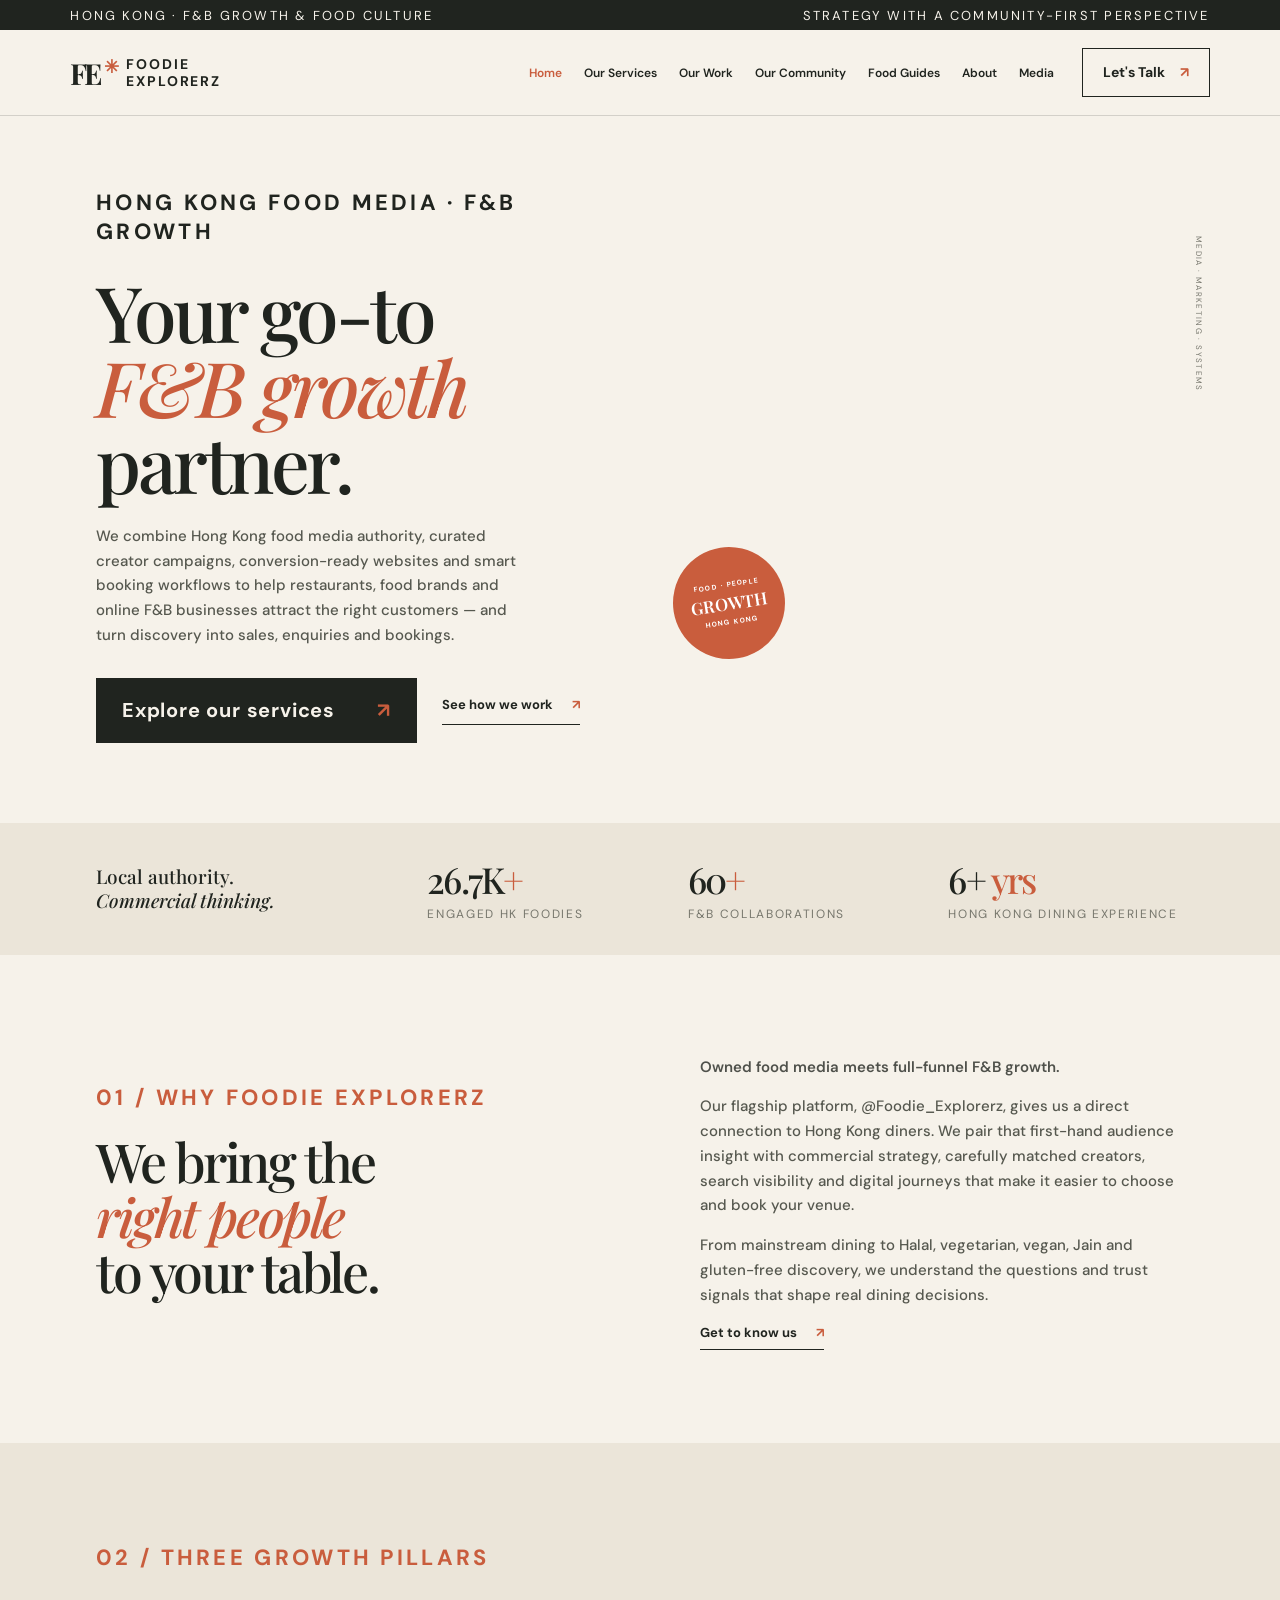
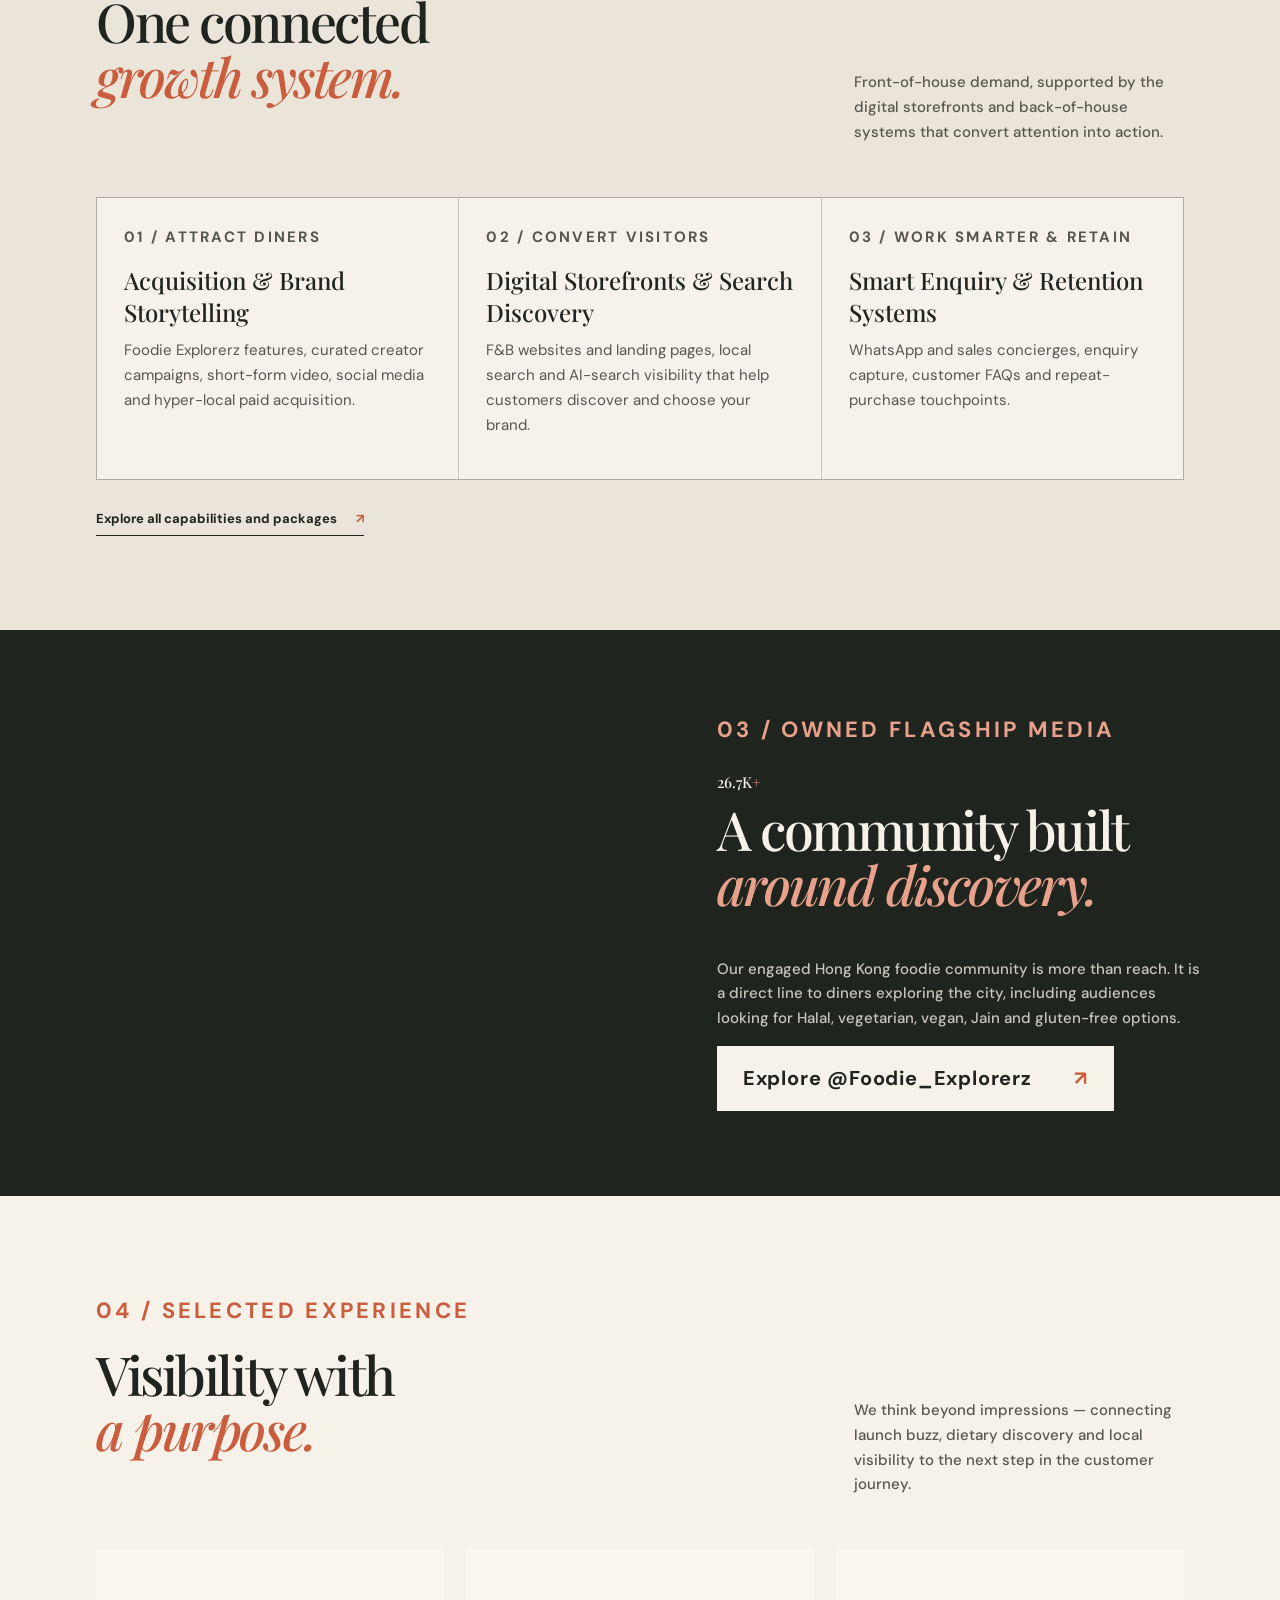
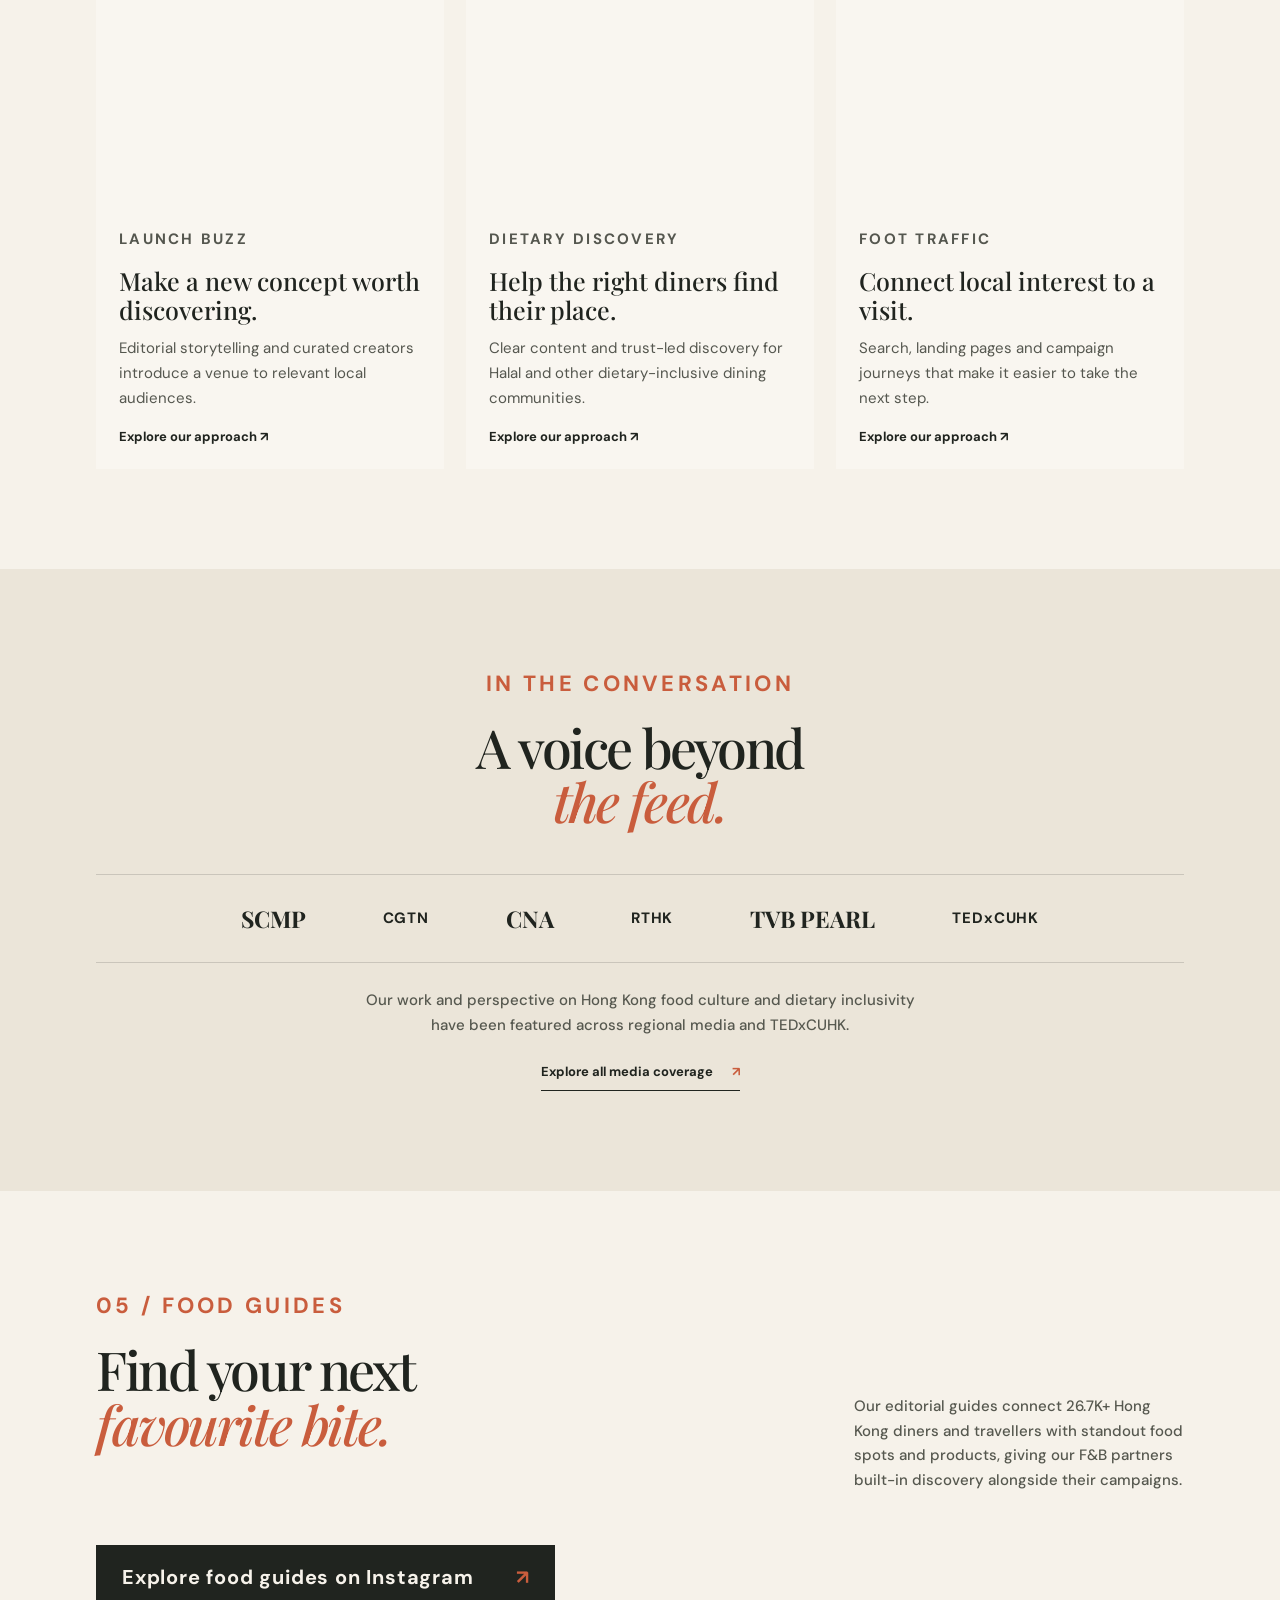
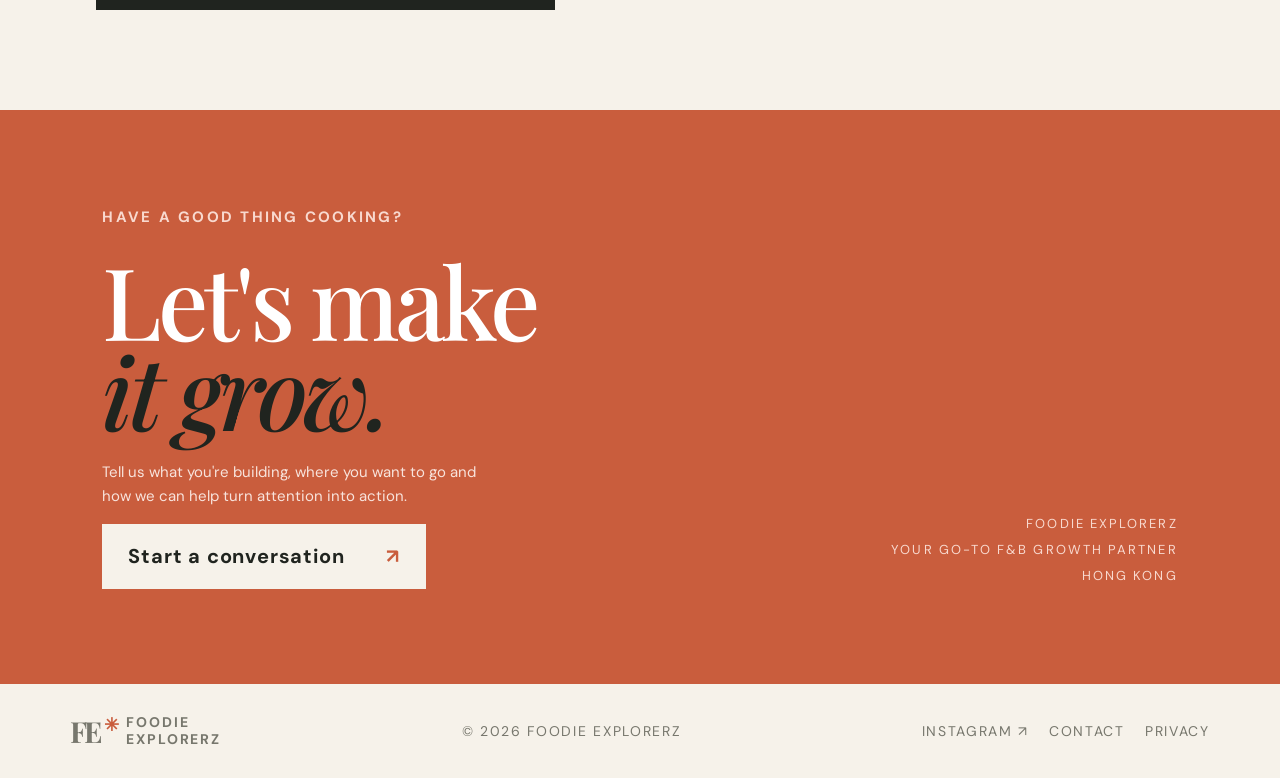
<file: index.html>
<!doctype html><html lang="en"><head><meta charset="utf-8"><meta name="viewport" content="width=device-width,initial-scale=1"><meta name="description" content="Hong Kong's F&B growth partner combining food media authority, curated creator campaigns, digital storefronts and smart booking workflows."><meta name="theme-color" content="#f6f2ea"><title>Foodie Explorerz — Your Go-to F&B Growth Partner | Foodie Explorerz</title><link rel="stylesheet" href="styles.css?v=20261124-launch-ready"></head><body><div class="topline"><span>Hong Kong · F&B growth & food culture</span><span>Strategy with a community-first perspective</span></div><header class="header"><a class="brand" href="/"><span class="brand-symbol">FE<b>✳</b></span><span class="brand-word">FOODIE<br>EXPLORERZ</span></a><button class="menu" aria-label="Toggle navigation" aria-expanded="false">☰</button><nav class="nav"><a class="active" href="/">Home</a><a class="" href="/services">Our Services</a><a class="" href="/work">Our Work</a><a href="/community">Our Community</a><a href="/guides">Food Guides</a><a class="" href="/about">About</a><a href="/media">Media</a><a class="nav-button " href="/contact">Let's Talk <span>↗</span></a></nav></header><main>
<section class="hero"><div class="hero-copy"><p class="eyebrow">HONG KONG FOOD MEDIA · F&B GROWTH</p><h1 class="display">Your go-to<br><em>F&B growth</em><br>partner.</h1><p class="body-copy">We combine Hong Kong food media authority, curated creator campaigns, conversion-ready websites and smart booking workflows to help restaurants, food brands and online F&B businesses attract the right customers — and turn discovery into sales, enquiries and bookings.</p><div class="actions"><a class="btn" href="/services">Explore our services <span class="arrow">↗</span></a><a class="text-link" href="/work">See how we work <span class="arrow">↗</span></a></div></div>
<div class="hero-visual"><div class="hero-main"></div><div class="hero-inset"></div><div class="roundel"><small>FOOD · PEOPLE</small>GROWTH<span>HONG KONG</span></div><div class="hero-note">MEDIA · MARKETING · SYSTEMS</div></div></section>
<section class="metrics"><div class="metric-intro">Local authority.<br><em>Commercial thinking.</em></div><div class="metric"><strong>26.7K<span>+</span></strong><small>ENGAGED HK FOODIES</small></div><div class="metric"><strong>60<span>+</span></strong><small>F&B COLLABORATIONS</small></div><div class="metric"><strong>6+<span> yrs</span></strong><small>HONG KONG DINING EXPERIENCE</small></div></section>
<section class="section"><div class="split"><div><p class="kicker">01 / WHY FOODIE EXPLORERZ</p><h2 class="h2">We bring the<br><em>right people</em><br>to your table.</h2></div><div><p class="lead">Owned food media meets full-funnel F&B growth.</p><p class="body-copy">Our flagship platform, @Foodie_Explorerz, gives us a direct connection to Hong Kong diners. We pair that first-hand audience insight with commercial strategy, carefully matched creators, search visibility and digital journeys that make it easier to choose and book your venue.</p><p class="body-copy">From mainstream dining to Halal, vegetarian, vegan, Jain and gluten-free discovery, we understand the questions and trust signals that shape real dining decisions.</p><a class="text-link" href="/about">Get to know us <span class="arrow">↗</span></a></div></div>
</section>
<section class="section services-preview"><div class="section-head"><div><p class="kicker">02 / THREE GROWTH PILLARS</p><h2 class="h2">One connected<br><em>growth system.</em></h2></div><p class="body-copy">Front-of-house demand, supported by the digital storefronts and back-of-house systems that convert attention into action.</p></div><div class="feature-list pillars"><article class="feature"><p class="kicker">01 / ATTRACT DINERS</p><h3>Acquisition & Brand Storytelling</h3><p>Foodie Explorerz features, curated creator campaigns, short-form video, social media and hyper-local paid acquisition.</p></article><article class="feature"><p class="kicker">02 / CONVERT VISITORS</p><h3>Digital Storefronts & Search Discovery</h3><p>F&B websites and landing pages, local search and AI-search visibility that help customers discover and choose your brand.</p></article><article class="feature"><p class="kicker">03 / WORK SMARTER & RETAIN</p><h3>Smart Enquiry & Retention Systems</h3><p>WhatsApp and sales concierges, enquiry capture, customer FAQs and repeat-purchase touchpoints.</p></article></div><div style="margin-top:28px"><a class="text-link" href="/services">Explore all capabilities and packages <span class="arrow">↗</span></a></div></section>

<section class="dark-feature"><div class="dark-image"></div><div class="dark-copy"><p class="kicker">03 / OWNED FLAGSHIP MEDIA</p><p class="big-number">26.7K<span>+</span></p><h2 class="h2">A community built<br><em>around discovery.</em></h2><p class="body-copy" style="color:#c8c6bd">Our engaged Hong Kong foodie community is more than reach. It is a direct line to diners exploring the city, including audiences looking for Halal, vegetarian, vegan, Jain and gluten-free options.</p><a class="btn btn-light" href="https://www.instagram.com/foodie_explorerz/" target="_blank" rel="noopener">Explore @Foodie_Explorerz <span class="arrow">↗</span></a></div></section>
<section class="section"><div class="section-head"><div><p class="kicker">04 / SELECTED EXPERIENCE</p><h2 class="h2">Visibility with<br><em>a purpose.</em></h2></div><p class="body-copy">We think beyond impressions — connecting launch buzz, dietary discovery and local visibility to the next step in the customer journey.</p></div><div class="cards"><article class="card">
<div class="card-image" style="background-image:url('https://maryamdps.github.io/Bushra%20restaurant.jpg')"></div><div class="card-content"><p class="kicker">LAUNCH BUZZ</p><h3>Make a new concept worth discovering.</h3><p>Editorial storytelling and curated creators introduce a venue to relevant local audiences.</p><a href="/work">Explore our approach ↗</a></div></article><article class="card"><div class="card-image" style="background-image:url('https://images.unsplash.com/photo-1555396273-367ea4eb4db5?auto=format&fit=crop&w=900&q=85')"></div><div class="card-content"><p class="kicker">DIETARY DISCOVERY</p><h3>Help the right diners find their place.</h3><p>Clear content and trust-led discovery for Halal and other dietary-inclusive dining communities.</p><a href="/work">Explore our approach ↗</a></div></article><article class="card"><div class="card-image" style="background-image:url('https://images.unsplash.com/photo-1517248135467-4c7edcad34c4?auto=format&fit=crop&w=900&q=85')"></div><div class="card-content"><p class="kicker">FOOT TRAFFIC</p><h3>Connect local interest to a visit.</h3><p>Search, landing pages and campaign journeys that make it easier to take the next step.</p><a href="/work">Explore our approach ↗</a></div></article></div></section>
<section class="section press"><p class="kicker">IN THE CONVERSATION</p><h2 class="h2">A voice beyond<br><em>the feed.</em></h2><div class="press-logos"><span>SCMP</span><span>CGTN</span><span>CNA</span><span>RTHK</span><span>TVB PEARL</span><span>TEDxCUHK</span></div><p class="body-copy" style="max-width:570px;margin:25px auto 0">Our work and perspective on Hong Kong food culture and dietary inclusivity have been featured across regional media and TEDxCUHK.</p><div class="press-more"><a class="text-link" href="/media">Explore all media coverage <span class="arrow">↗</span></a></div></section>
<section class="section"><div class="section-head"><div><p class="kicker">05 / FOOD GUIDES</p><h2 class="h2">Find your next<br><em>favourite bite.</em></h2></div><p class="body-copy">Our editorial guides connect 26.7K+ Hong Kong diners and travellers with standout food spots and products, giving our F&B partners built-in discovery alongside their campaigns.</p></div><a class="btn" href="https://www.instagram.com/foodie_explorerz/" target="_blank" rel="noopener">Explore food guides on Instagram <span class="arrow">↗</span></a></section>
<section class="cta"><div><p class="kicker">HAVE A GOOD THING COOKING?</p><h2>Let's make<br><em>it grow.</em></h2><p>Tell us what you're building, where you want to go and how we can help turn attention into action.</p><a class="btn btn-light" href="/contact">Start a conversation <span class="arrow">↗</span></a></div><div class="cta-aside">FOODIE EXPLORERZ<br>YOUR GO-TO F&B GROWTH PARTNER<br>HONG KONG</div></section></main><footer class="footer"><a class="brand" href="/"><span class="brand-symbol">FE<b>✳</b></span><span class="brand-word">FOODIE<br>EXPLORERZ</span></a><span>© <span data-year></span> FOODIE EXPLORERZ</span><div class="footer-links"><a href="https://www.instagram.com/foodie_explorerz/" target="_blank" rel="noopener">INSTAGRAM ↗</a><a href="/contact">CONTACT</a><a href="/privacy">PRIVACY</a></div></footer><script src="script.js"></script></body></html>
</file>
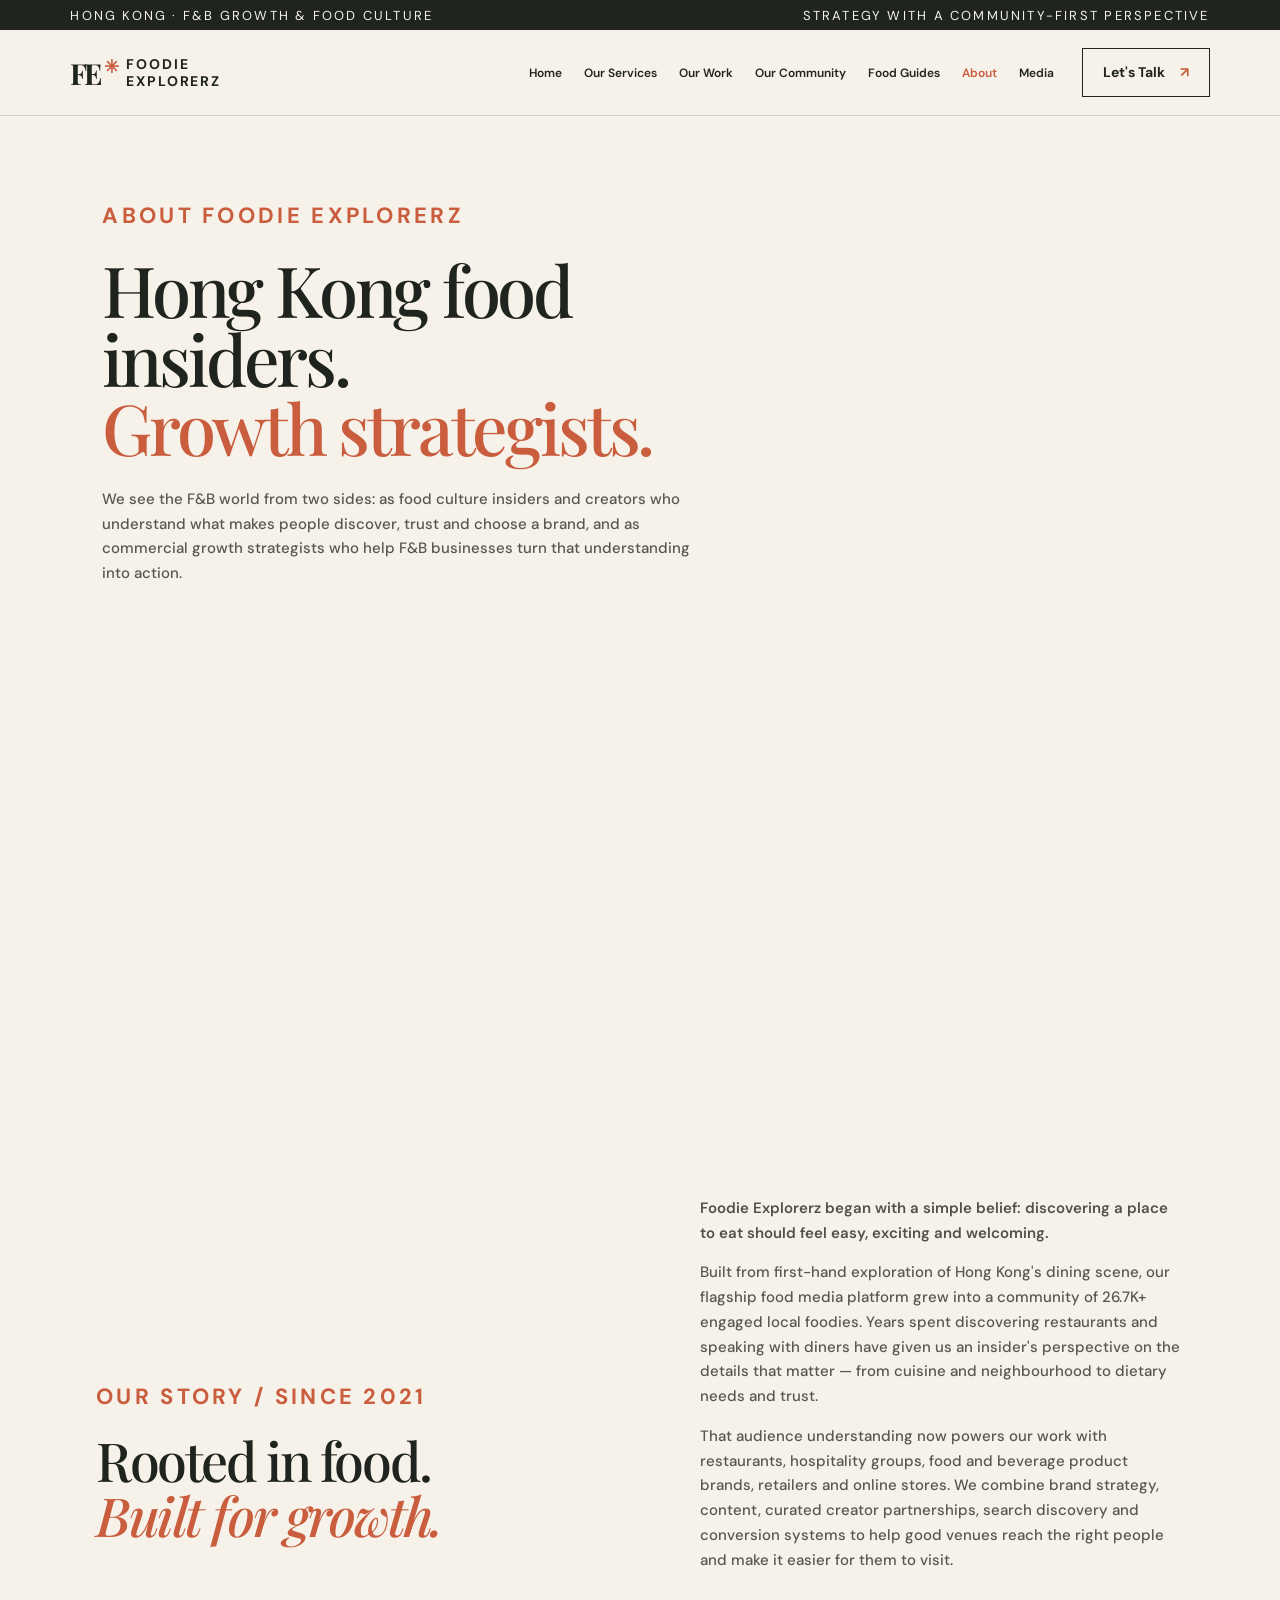
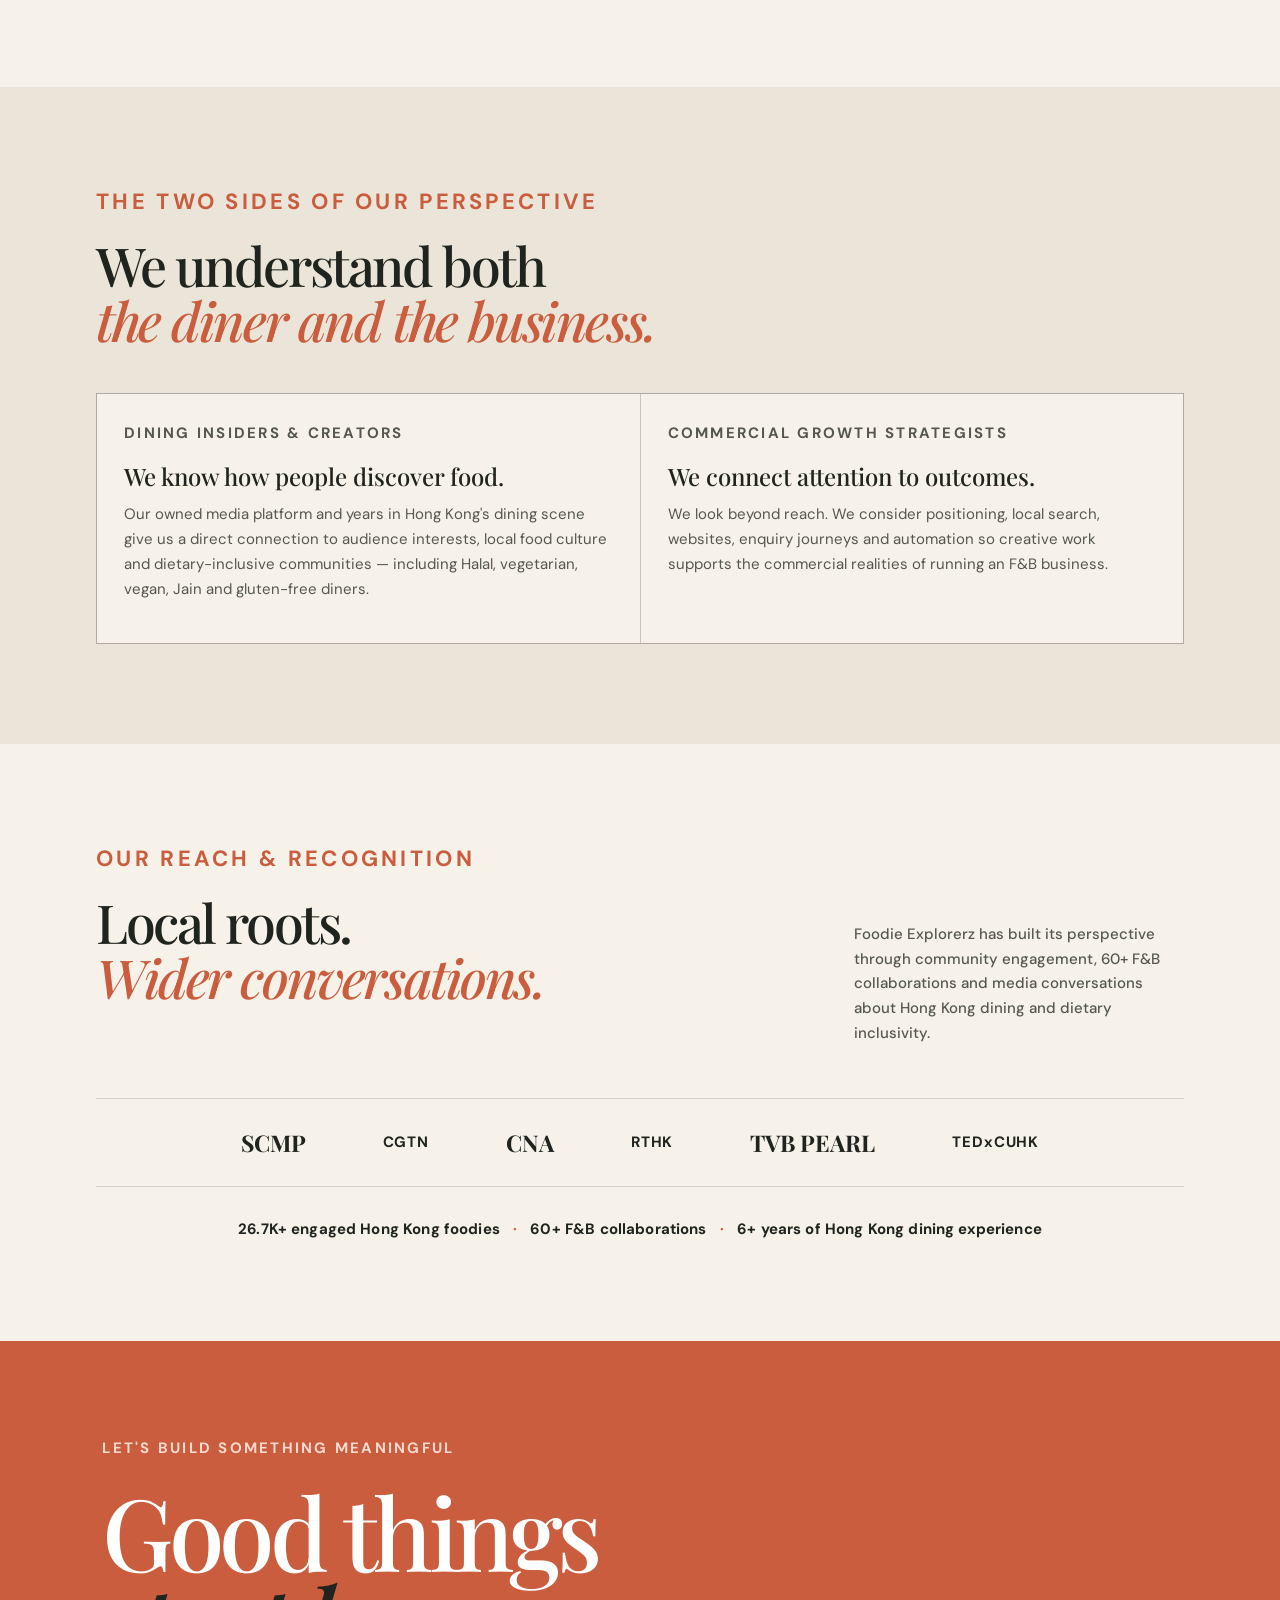
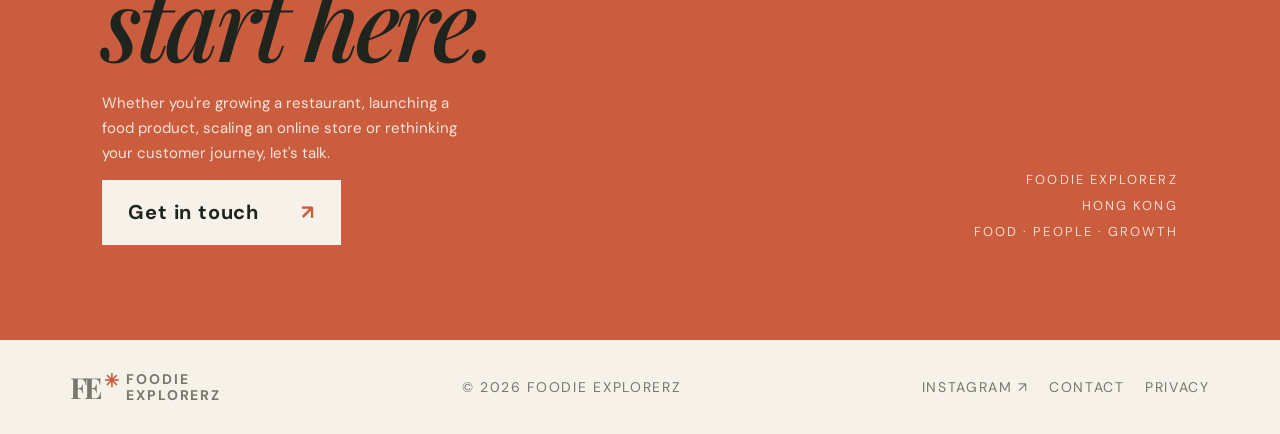
<file: about.html>
<!doctype html><html lang="en"><head><meta charset="utf-8"><meta name="viewport" content="width=device-width,initial-scale=1"><meta name="description" content="Meet Foodie Explorerz, a Hong Kong F&B growth partner combining an inclusive food media community with marketing, content and digital solutions."><meta name="theme-color" content="#f6f2ea"><title>About Foodie Explorerz | Foodie Explorerz</title><link rel="stylesheet" href="styles.css?v=20261124-launch-ready"></head><body><div class="topline"><span>Hong Kong · F&B growth & food culture</span><span>Strategy with a community-first perspective</span></div><header class="header"><a class="brand" href="/"><span class="brand-symbol">FE<b>✳</b></span><span class="brand-word">FOODIE<br>EXPLORERZ</span></a><button class="menu" aria-label="Toggle navigation" aria-expanded="false">☰</button><nav class="nav"><a class="" href="/">Home</a><a class="" href="/services">Our Services</a><a class="" href="/work">Our Work</a><a href="/community">Our Community</a><a href="/guides">Food Guides</a><a class="active" href="/about">About</a><a href="/media">Media</a><a class="nav-button " href="/contact">Let's Talk <span>↗</span></a></nav></header><main><section class="page-hero"><p class="kicker">ABOUT FOODIE EXPLORERZ</p><h1 class="display about-title"><span class="about-black">Hong Kong food<br>insiders.</span><br><span class="about-orange">Growth strategists.</span></h1><p class="body-copy">We see the F&B world from two sides: as food culture insiders and creators who understand what makes people discover, trust and choose a brand, and as commercial growth strategists who help F&B businesses turn that understanding into action.</p></section><div class="page-banner" style="background-image:url('https://maryamdps.github.io/About.jpeg')"></div><section class="section"><div class="split"><div><p class="kicker">OUR STORY / SINCE 2021</p><h2 class="h2">Rooted in food.<br><em>Built for growth.</em></h2></div><div><p class="lead">Foodie Explorerz began with a simple belief: discovering a place to eat should feel easy, exciting and welcoming.</p><p class="body-copy">Built from first-hand exploration of Hong Kong's dining scene, our flagship food media platform grew into a community of 26.7K+ engaged local foodies. Years spent discovering restaurants and speaking with diners have given us an insider's perspective on the details that matter — from cuisine and neighbourhood to dietary needs and trust.</p><p class="body-copy">That audience understanding now powers our work with restaurants, hospitality groups, food and beverage product brands, retailers and online stores. We combine brand strategy, content, curated creator partnerships, search discovery and conversion systems to help good venues reach the right people and make it easier for them to visit.</p></div></div></section><section class="section services-preview"><p class="kicker">THE TWO SIDES OF OUR PERSPECTIVE</p><h2 class="h2">We understand both<br><em>the diner and the business.</em></h2><div class="feature-list" style="margin-top:35px"><article class="feature"><p class="kicker">DINING INSIDERS & CREATORS</p><h3>We know how people discover food.</h3><p>Our owned media platform and years in Hong Kong's dining scene give us a direct connection to audience interests, local food culture and dietary-inclusive communities — including Halal, vegetarian, vegan, Jain and gluten-free diners.</p></article><article class="feature"><p class="kicker">COMMERCIAL GROWTH STRATEGISTS</p><h3>We connect attention to outcomes.</h3><p>We look beyond reach. We consider positioning, local search, websites, enquiry journeys and automation so creative work supports the commercial realities of running an F&B business.</p></article></div></section><section class="section"><div class="section-head"><div><p class="kicker">OUR REACH & RECOGNITION</p><h2 class="h2">Local roots.<br><em>Wider conversations.</em></h2></div><p class="body-copy">Foodie Explorerz has built its perspective through community engagement, 60+ F&B collaborations and media conversations about Hong Kong dining and dietary inclusivity.</p></div><div class="press-logos"><span>SCMP</span><span>CGTN</span><span>CNA</span><span>RTHK</span><span>TVB PEARL</span><span>TEDxCUHK</span></div><p class="about-proofline">26.7K+ engaged Hong Kong foodies <span>·</span> 60+ F&B collaborations <span>·</span> 6+ years of Hong Kong dining experience</p></section><section class="cta"><div><p class="kicker">LET'S BUILD SOMETHING MEANINGFUL</p><h2>Good things<br><em>start here.</em></h2><p>Whether you're growing a restaurant, launching a food product, scaling an online store or rethinking your customer journey, let's talk.</p><a class="btn btn-light" href="/contact">Get in touch <span class="arrow">↗</span></a></div><div class="cta-aside">FOODIE EXPLORERZ<br>HONG KONG<br>FOOD · PEOPLE · GROWTH</div></section></main><footer class="footer"><a class="brand" href="/"><span class="brand-symbol">FE<b>✳</b></span><span class="brand-word">FOODIE<br>EXPLORERZ</span></a><span>© <span data-year></span> FOODIE EXPLORERZ</span><div class="footer-links"><a href="https://www.instagram.com/foodie_explorerz/" target="_blank" rel="noopener">INSTAGRAM ↗</a><a href="/contact">CONTACT</a><a href="/privacy">PRIVACY</a></div></footer><script src="script.js"></script></body></html>
</file>
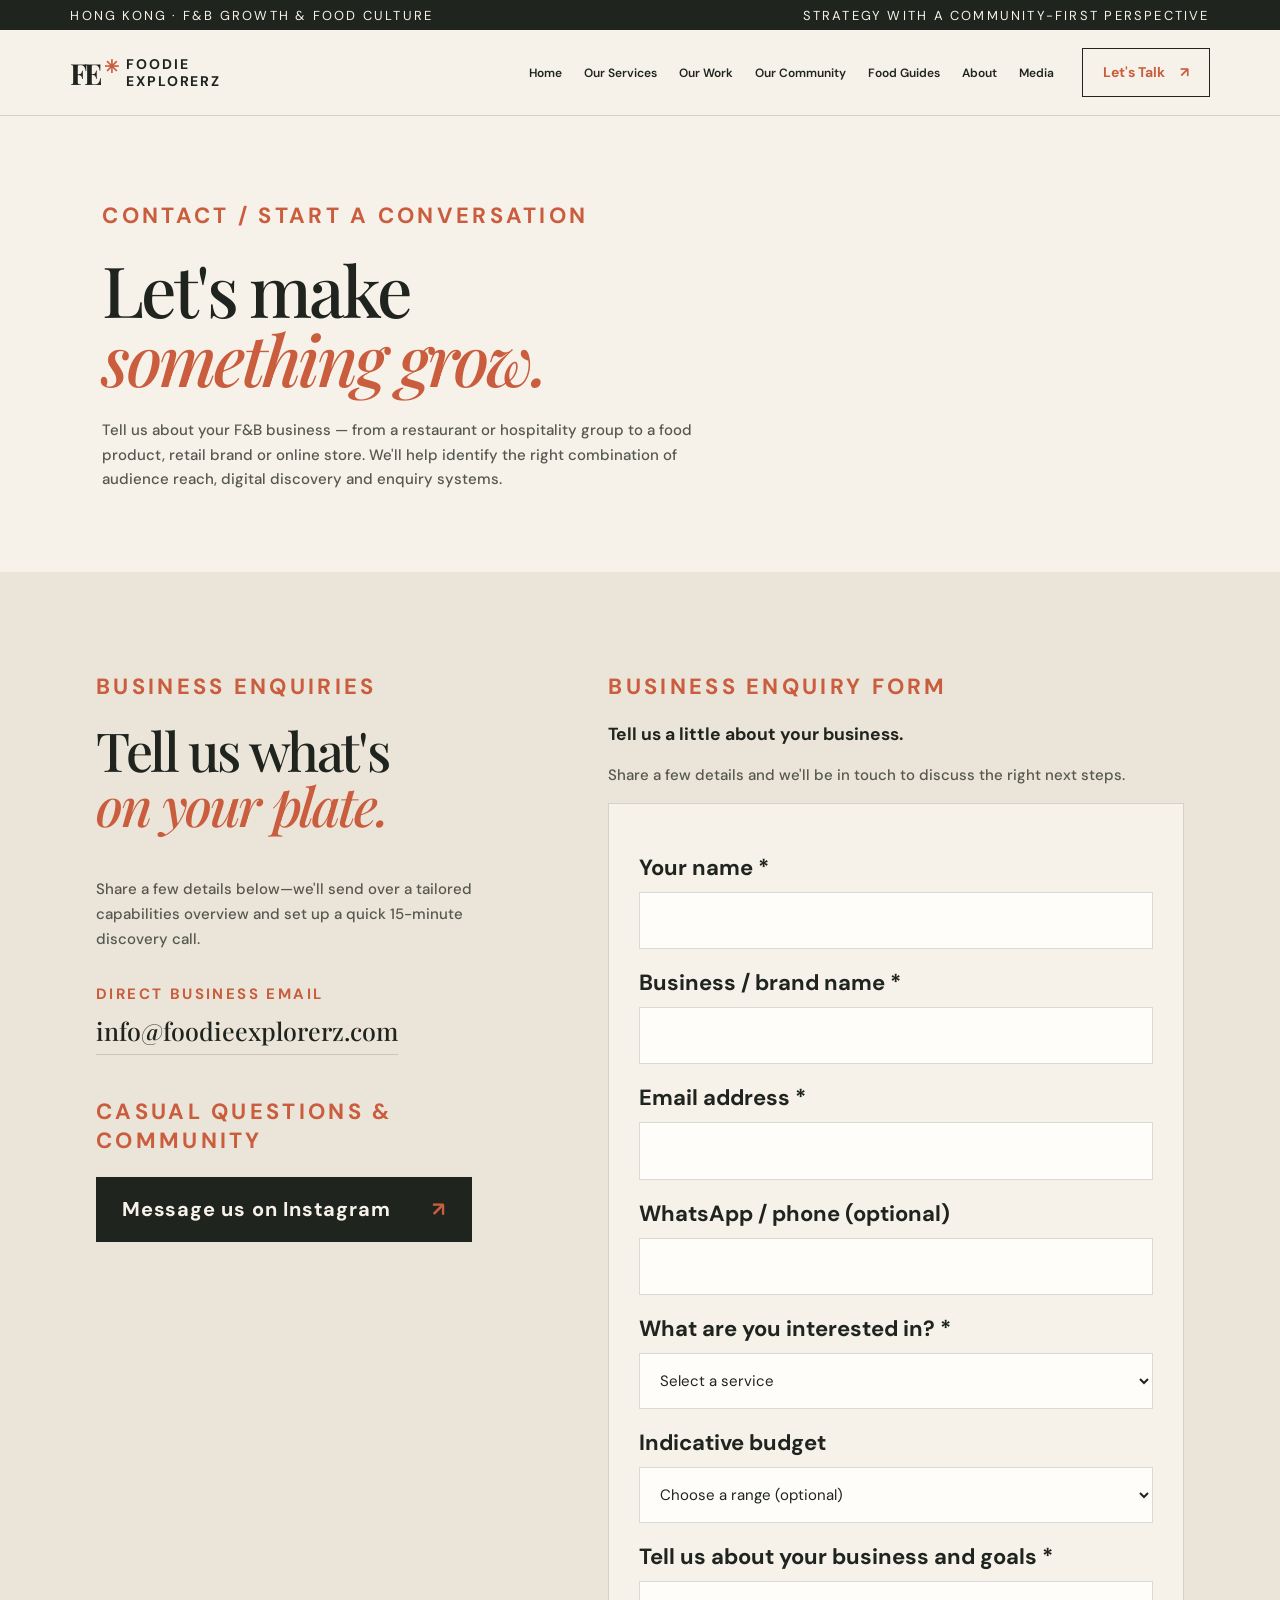
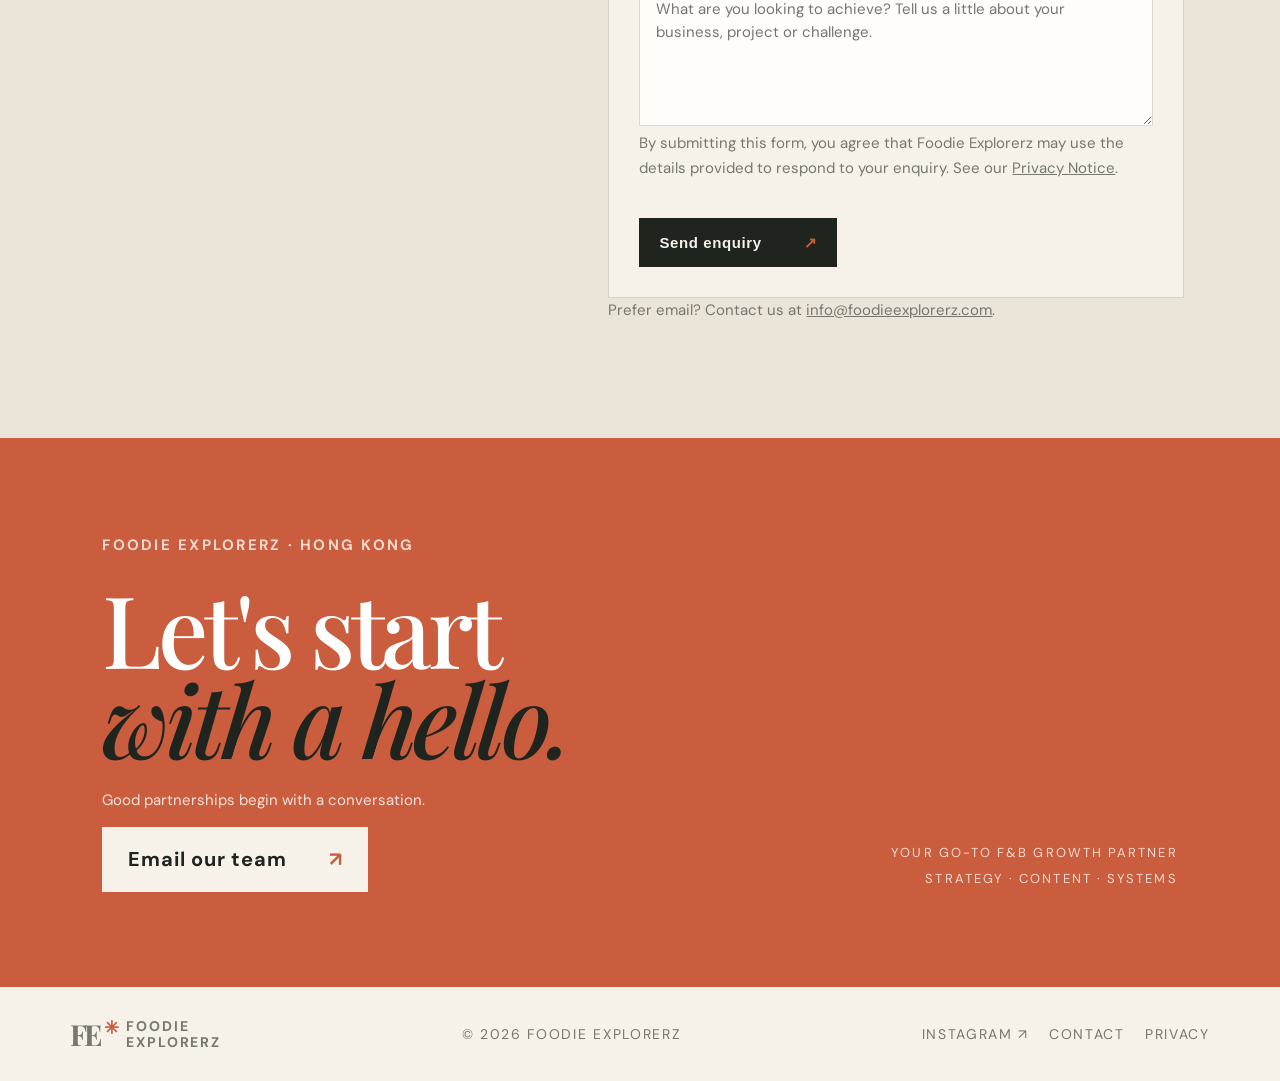
<file: contact.html>
<!doctype html><html lang="en"><head><meta charset="utf-8"><meta name="viewport" content="width=device-width,initial-scale=1"><meta name="description" content="Contact Foodie Explorerz about F&B marketing, creator campaigns, websites, SEO, social media management and growth solutions in Hong Kong."><meta name="theme-color" content="#f6f2ea"><title>Contact Foodie Explorerz | Foodie Explorerz</title><link rel="stylesheet" href="styles.css?v=20261124-launch-ready"></head><body><div class="topline"><span>Hong Kong · F&B growth & food culture</span><span>Strategy with a community-first perspective</span></div><header class="header"><a class="brand" href="/"><span class="brand-symbol">FE<b>✳</b></span><span class="brand-word">FOODIE<br>EXPLORERZ</span></a><button class="menu" aria-label="Toggle navigation" aria-expanded="false">☰</button><nav class="nav"><a class="" href="/">Home</a><a class="" href="/services">Our Services</a><a class="" href="/work">Our Work</a><a href="/community">Our Community</a><a href="/guides">Food Guides</a><a class="" href="/about">About</a><a href="/media">Media</a><a class="nav-button active" href="/contact">Let's Talk <span>↗</span></a></nav></header><main><section class="page-hero"><p class="kicker">CONTACT / START A CONVERSATION</p><h1 class="display">Let's make<br><em>something grow.</em></h1><p class="body-copy">Tell us about your F&B business — from a restaurant or hospitality group to a food product, retail brand or online store. We'll help identify the right combination of audience reach, digital discovery and enquiry systems.</p></section><section class="section services-preview"><div class="contact-layout"><div><p class="kicker">BUSINESS ENQUIRIES</p><h2 class="h2">Tell us what's<br><em>on your plate.</em></h2><p class="body-copy">Share a few details below—we'll send over a tailored capabilities overview and set up a quick 15-minute discovery call.</p><p class="contact-email-label">DIRECT BUSINESS EMAIL</p><a class="contact-email" href="mailto:info@foodieexplorerz.com">info@foodieexplorerz.com</a><div class="contact-social"><p class="kicker">CASUAL QUESTIONS & COMMUNITY</p><a class="btn" href="https://www.instagram.com/foodie_explorerz/" target="_blank" rel="noopener">Message us on Instagram <span class="arrow">↗</span></a></div></div><div class="contact-form-placeholder"><p class="kicker">BUSINESS ENQUIRY FORM</p><h3>Tell us a little about your business.</h3><p class="body-copy">Share a few details and we'll be in touch to discuss the right next steps.</p><form class="form inquiry-form" action="https://formsubmit.co/info@foodieexplorerz.com" method="POST"><input type="hidden" name="_subject" value="New Foodie Explorerz business enquiry"><input type="hidden" name="_next" value="https://foodieexplorerz.com/thanks.html"><input type="hidden" name="_url" value="https://foodieexplorerz.com/contact.html"><input type="text" name="_honey" style="display:none"><label for="contact-name">Your name *</label><input id="contact-name" type="text" name="name" autocomplete="name" required><label for="contact-business">Business / brand name *</label><input id="contact-business" type="text" name="business_name" required><label for="contact-email">Email address *</label><input id="contact-email" type="email" name="email" autocomplete="email" required><label for="contact-whatsapp">WhatsApp / phone (optional)</label><input id="contact-whatsapp" type="tel" name="phone" autocomplete="tel"><label for="contact-service">What are you interested in? *</label><select id="contact-service" name="service_interest" required><option value="" disabled selected>Select a service</option><option>Brand strategy & consultation</option><option>Website design, SEO & GEO</option><option>Foodie Explorerz Instagram features</option><option>KOL & influencer marketing</option><option>Content creation & social media management</option><option>Digital marketing & paid advertising</option><option>Events & experiential marketing</option><option>Customer engagement & reputation management</option><option>AI solutions & business optimisation</option><option>Not sure yet / need a tailored solution</option></select><label for="contact-budget">Indicative budget</label><select id="contact-budget" name="indicative_budget"><option value="" selected>Choose a range (optional)</option><option>Below HK$4,000</option><option>HK$4,000–8,000</option><option>HK$8,000–15,000</option><option>HK$15,000–30,000</option><option>HK$30,000+</option><option>Not sure yet</option></select><label for="contact-goals">Tell us about your business and goals *</label><textarea id="contact-goals" name="business_goals" required placeholder="What are you looking to achieve? Tell us a little about your business, project or challenge."></textarea><p class="form-note">By submitting this form, you agree that Foodie Explorerz may use the details provided to respond to your enquiry. See our <a href="/privacy"><u>Privacy Notice</u></a>.</p><button class="btn" type="submit">Send enquiry <span class="arrow">↗</span></button></form><p class="form-note">Prefer email? Contact us at <a href="mailto:info@foodieexplorerz.com"><u>info@foodieexplorerz.com</u></a>.</p></div></div></section><section class="cta"><div><p class="kicker">FOODIE EXPLORERZ · HONG KONG</p><h2>Let's start<br><em>with a hello.</em></h2><p>Good partnerships begin with a conversation.</p><a class="btn btn-light" href="mailto:info@foodieexplorerz.com">Email our team <span class="arrow">↗</span></a></div><div class="cta-aside">YOUR GO-TO F&B GROWTH PARTNER<br>STRATEGY · CONTENT · SYSTEMS</div></section></main><footer class="footer"><a class="brand" href="/"><span class="brand-symbol">FE<b>✳</b></span><span class="brand-word">FOODIE<br>EXPLORERZ</span></a><span>© <span data-year></span> FOODIE EXPLORERZ</span><div class="footer-links"><a href="https://www.instagram.com/foodie_explorerz/" target="_blank" rel="noopener">INSTAGRAM ↗</a><a href="/contact">CONTACT</a><a href="/privacy">PRIVACY</a></div></footer><script src="script.js?v=20261125-native-submit-fix"></script></body></html>
</file>
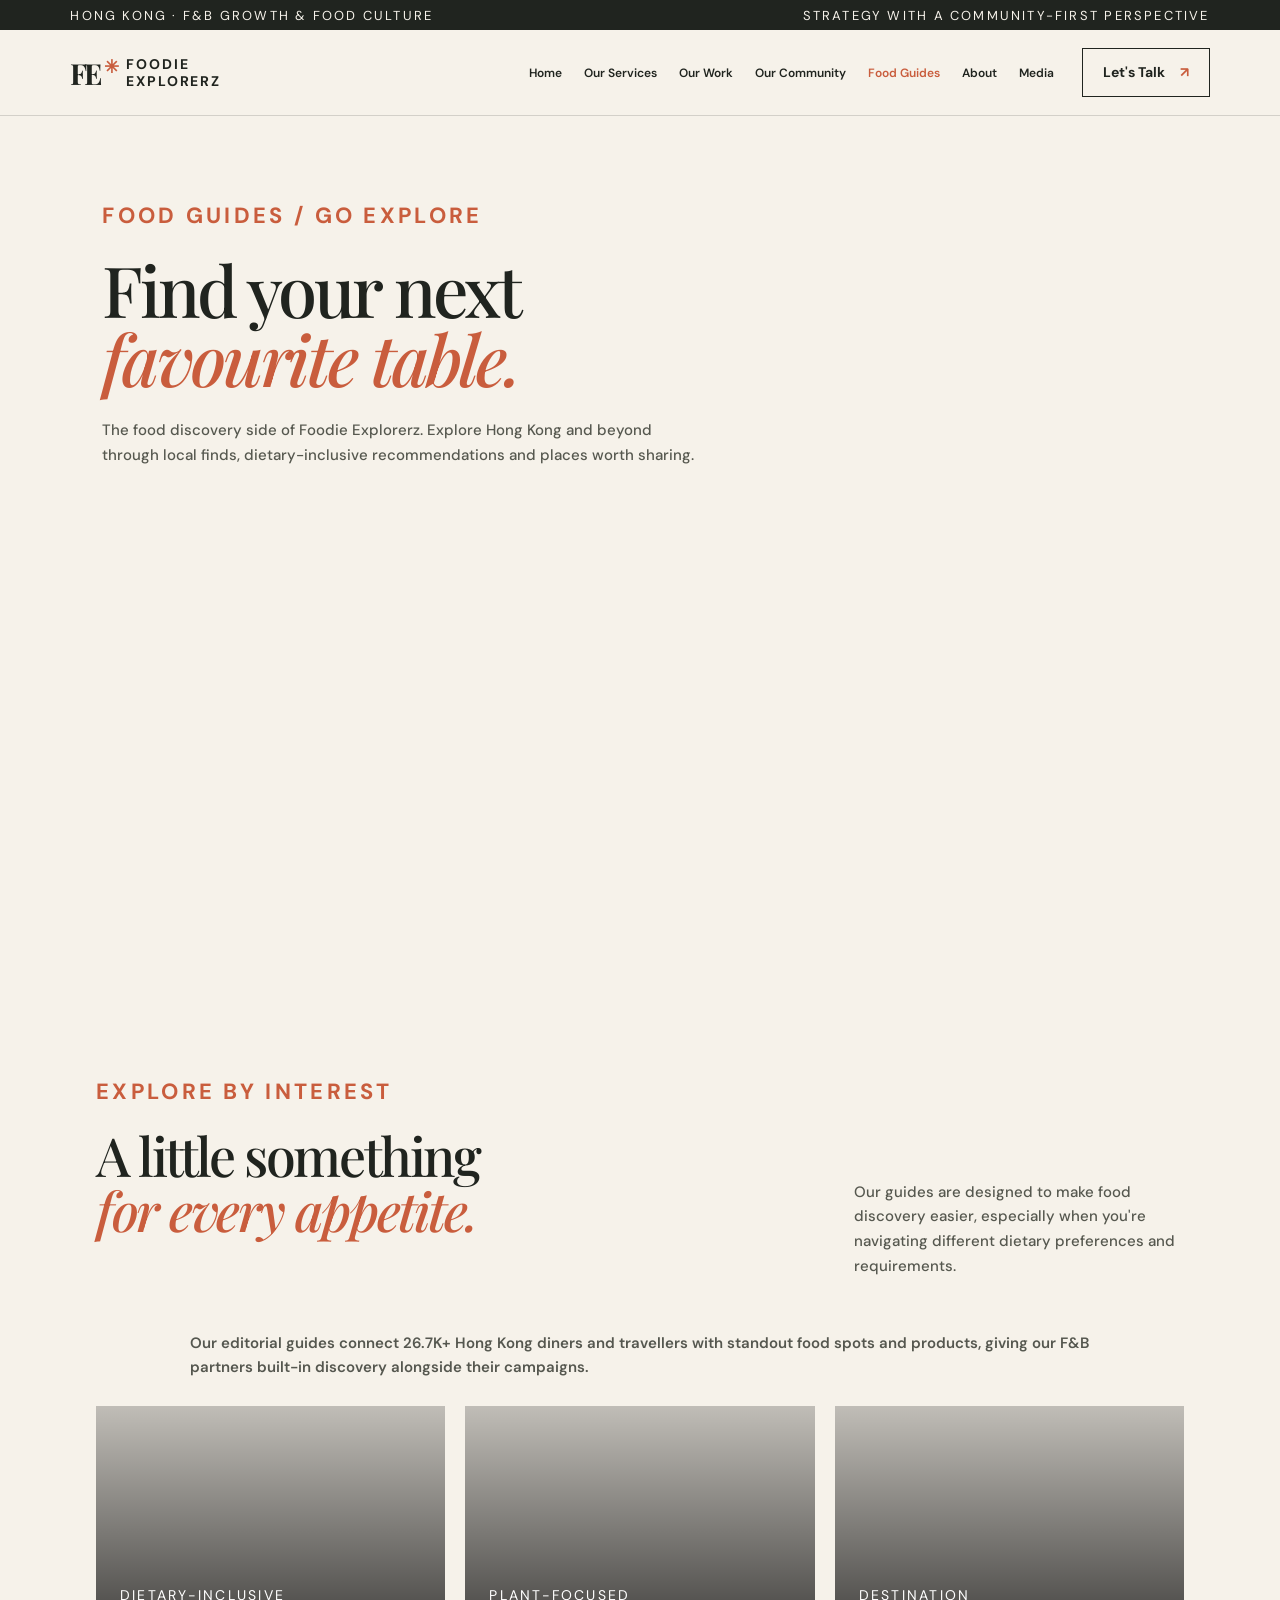
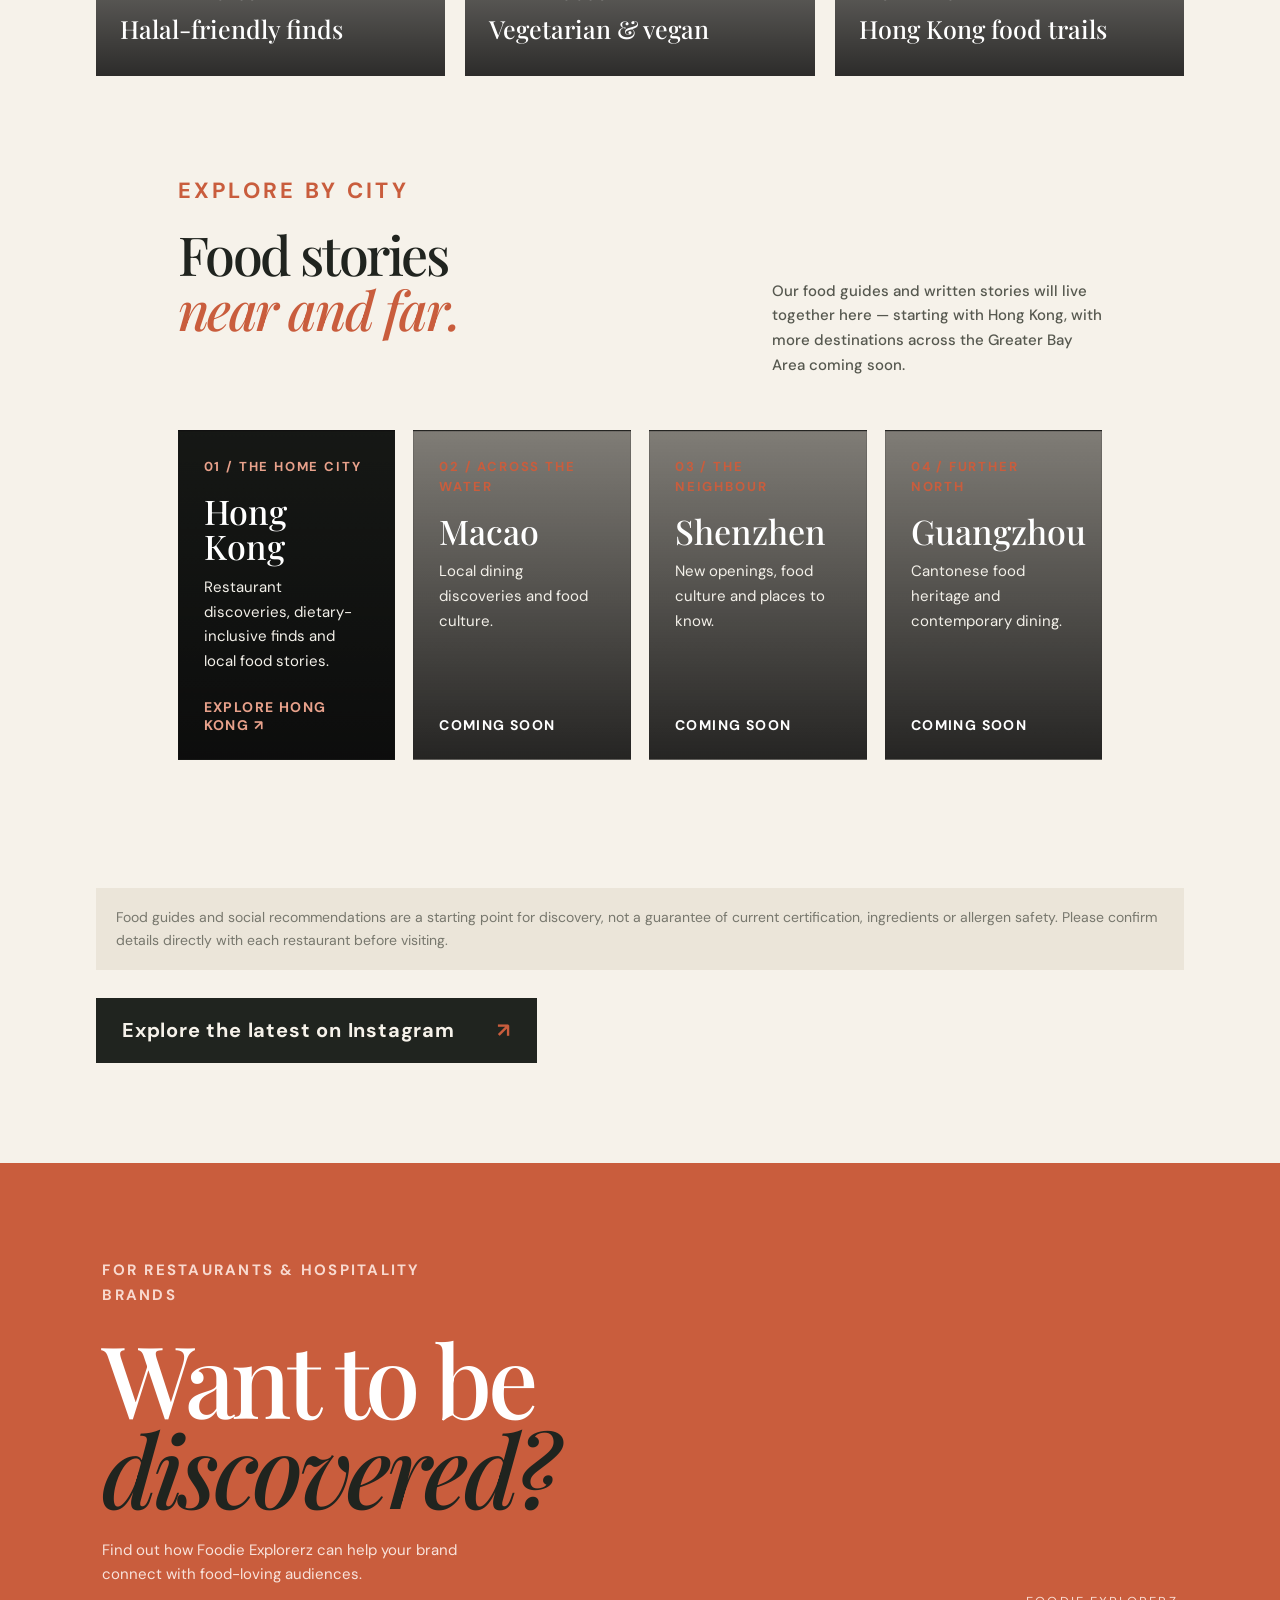
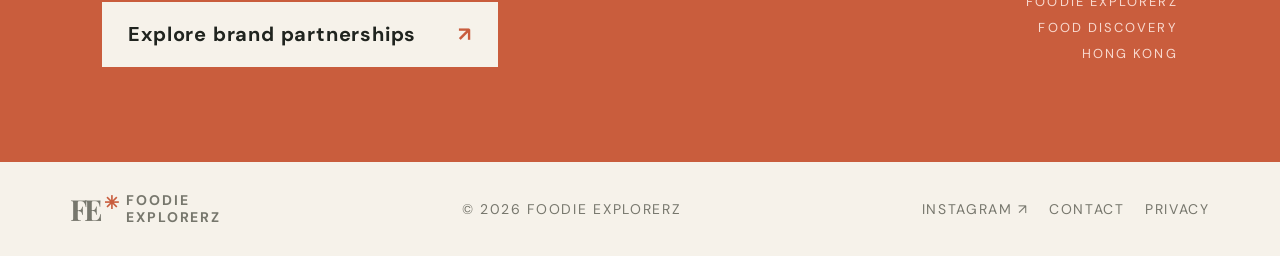
<file: guides.html>
<!doctype html><html lang="en"><head><meta charset="utf-8"><meta name="viewport" content="width=device-width,initial-scale=1"><meta name="description" content="Explore Hong Kong food guides from Foodie Explorerz, including Halal-friendly, vegetarian, vegan and destination dining discoveries."><title>Food Guides | Foodie Explorerz</title><link rel="stylesheet" href="styles.css?v=20261124-launch-ready"></head><body><div class="topline"><span>Hong Kong · F&B growth & food culture</span><span>Strategy with a community-first perspective</span></div><header class="header"><a class="brand" href="/"><span class="brand-symbol">FE<b>✳</b></span><span class="brand-word">FOODIE<br>EXPLORERZ</span></a><button class="menu" aria-label="Toggle navigation">☰</button><nav class="nav"><a href="/">Home</a><a href="/services">Our Services</a><a href="/work">Our Work</a><a href="/community">Our Community</a><a class="active" href="/guides">Food Guides</a><a href="/about">About</a><a href="/media">Media</a><a class="nav-button" href="/contact">Let's Talk <span>↗</span></a></nav></header><main><section class="page-hero"><p class="kicker">FOOD GUIDES / GO EXPLORE</p><h1 class="display">Find your next<br><em>favourite table.</em></h1><p class="body-copy">The food discovery side of Foodie Explorerz. Explore Hong Kong and beyond through local finds, dietary-inclusive recommendations and places worth sharing.</p></section><div class="page-banner" style="background-image:url('https://maryamdps.github.io/West%20kowloon%20-%20Food%20guide%20main%20pic.jpeg')"></div><section class="section"><div class="section-head"><div><p class="kicker">EXPLORE BY INTEREST</p><h2 class="h2">A little something<br><em>for every appetite.</em></h2></div><p class="body-copy">Our guides are designed to make food discovery easier, especially when you're navigating different dietary preferences and requirements.</p></div><p class="guide-bridge">Our editorial guides connect 26.7K+ Hong Kong diners and travellers with standout food spots and products, giving our F&B partners built-in discovery alongside their campaigns.</p><div class="guide-grid"><a class="guide-tile" style="background-image:url('https://maryamdps.github.io/Halal%20food.jpeg')" href="https://www.instagram.com/foodie_explorerz/" target="_blank"><div><span>DIETARY-INCLUSIVE</span><h3>Halal-friendly finds</h3></div></a><a class="guide-tile" style="background-image:url('https://maryamdps.github.io/edit%20veg%20food.jpeg');background-position:center top" href="https://www.instagram.com/foodie_explorerz/" target="_blank"><div><span>PLANT-FOCUSED</span><h3>Vegetarian & vegan</h3></div></a><a class="guide-tile" style="background-image:url('https://maryamdps.github.io/Big%20buddah%20_%20destination%20edited.jpeg');background-position:center top" href="https://www.instagram.com/foodie_explorerz/" target="_blank"><div><span>DESTINATION</span><h3>Hong Kong food trails</h3></div></a></div><section class="section city-guides"><div class="section-head"><div><p class="kicker">EXPLORE BY CITY</p><h2 class="h2">Food stories<br><em>near and far.</em></h2></div><p class="body-copy">Our food guides and written stories will live together here — starting with Hong Kong, with more destinations across the Greater Bay Area coming soon.</p></div><div class="blog-cities"><a class="blog-city featured" style="background-image:linear-gradient(180deg,rgba(10,10,10,.48),rgba(10,10,10,.88)),url('https://maryamdps.github.io/Hong%20Kong.jpeg');background-size:cover;background-position:center;color:#fff" href="https://www.instagram.com/foodie_explorerz/" target="_blank" rel="noopener"><div><span class="city-no">01 / THE HOME CITY</span><h3>Hong Kong</h3><p style="color:#f3f0e9">Restaurant discoveries, dietary-inclusive finds and local food stories.</p></div><span class="city-status">Explore Hong Kong ↗</span></a><div class="blog-city" style="background-image:linear-gradient(180deg,rgba(10,10,10,.48),rgba(10,10,10,.88)),url('https://maryamdps.github.io/Macao%20morning.jpeg');background-size:cover;background-position:center;color:#fff"><div><span class="city-no">02 / ACROSS THE WATER</span><h3>Macao</h3><p style="color:#f3f0e9">Local dining discoveries and food culture.</p></div><span class="city-status">Coming soon</span></div><div class="blog-city" style="background-image:linear-gradient(180deg,rgba(10,10,10,.48),rgba(10,10,10,.88)),url('https://maryamdps.github.io/Shenzhen.jpeg');background-size:cover;background-position:center;color:#fff"><div><span class="city-no">03 / THE NEIGHBOUR</span><h3>Shenzhen</h3><p style="color:#f3f0e9">New openings, food culture and places to know.</p></div><span class="city-status">Coming soon</span></div><div class="blog-city" style="background-image:linear-gradient(180deg,rgba(10,10,10,.48),rgba(10,10,10,.88)),url('https://maryamdps.github.io/Guangzhou%20night.jpeg');background-size:cover;background-position:center;color:#fff"><div><span class="city-no">04 / FURTHER NORTH</span><h3>Guangzhou</h3><p style="color:#f3f0e9">Cantonese food heritage and contemporary dining.</p></div><span class="city-status">Coming soon</span></div></div></section><div class="notice" style="margin-top:28px">Food guides and social recommendations are a starting point for discovery, not a guarantee of current certification, ingredients or allergen safety. Please confirm details directly with each restaurant before visiting.</div><div style="margin-top:28px"><a class="btn" href="https://www.instagram.com/foodie_explorerz/" target="_blank" rel="noopener">Explore the latest on Instagram <span class="arrow">↗</span></a></div></section><section class="cta"><div><p class="kicker">FOR RESTAURANTS & HOSPITALITY BRANDS</p><h2>Want to be<br><em>discovered?</em></h2><p>Find out how Foodie Explorerz can help your brand connect with food-loving audiences.</p><a class="btn btn-light" href="/services">Explore brand partnerships <span class="arrow">↗</span></a></div><div class="cta-aside">FOODIE EXPLORERZ<br>FOOD DISCOVERY<br>HONG KONG</div></section></main><footer class="footer"><a class="brand" href="/"><span class="brand-symbol">FE<b>✳</b></span><span class="brand-word">FOODIE<br>EXPLORERZ</span></a><span>© <span data-year></span> FOODIE EXPLORERZ</span><div class="footer-links"><a href="https://www.instagram.com/foodie_explorerz/">INSTAGRAM ↗</a><a href="/contact">CONTACT</a><a href="/privacy">PRIVACY</a></div></footer><script src="script.js"></script></body></html>
</file>
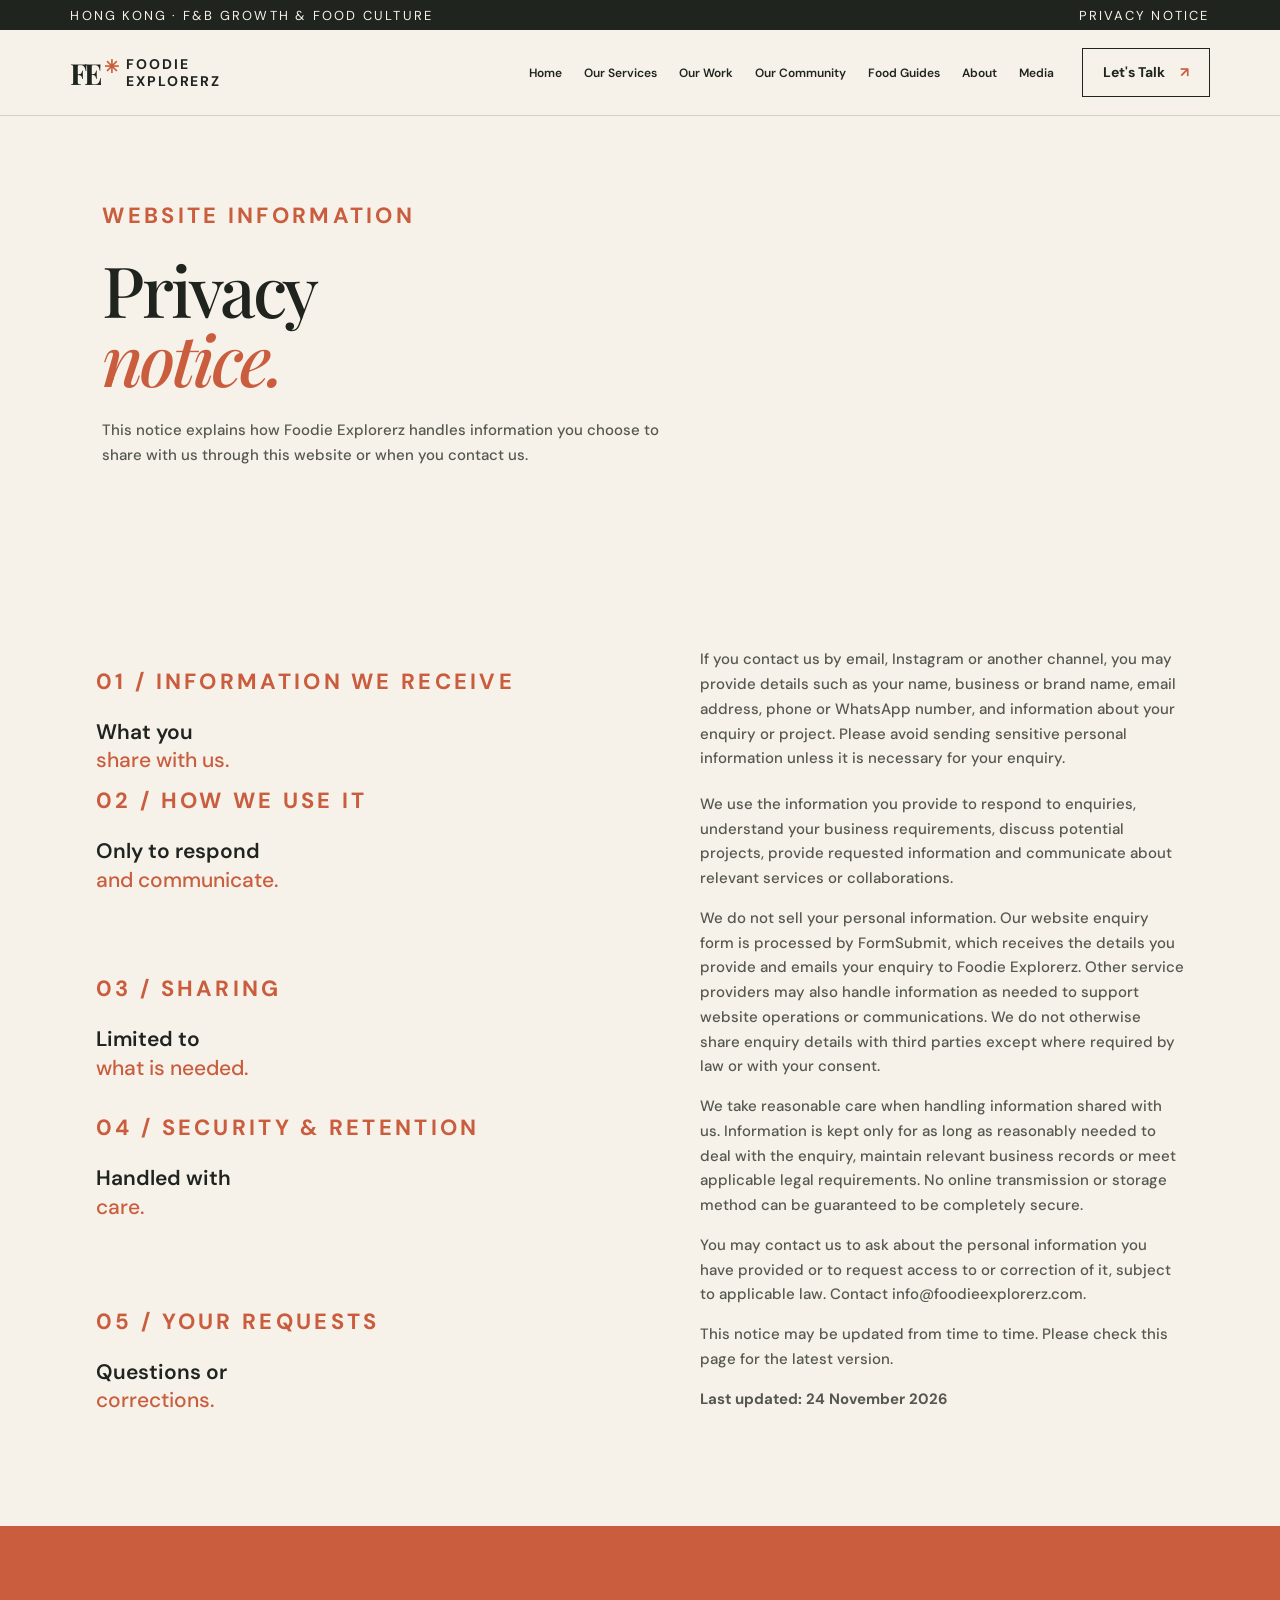
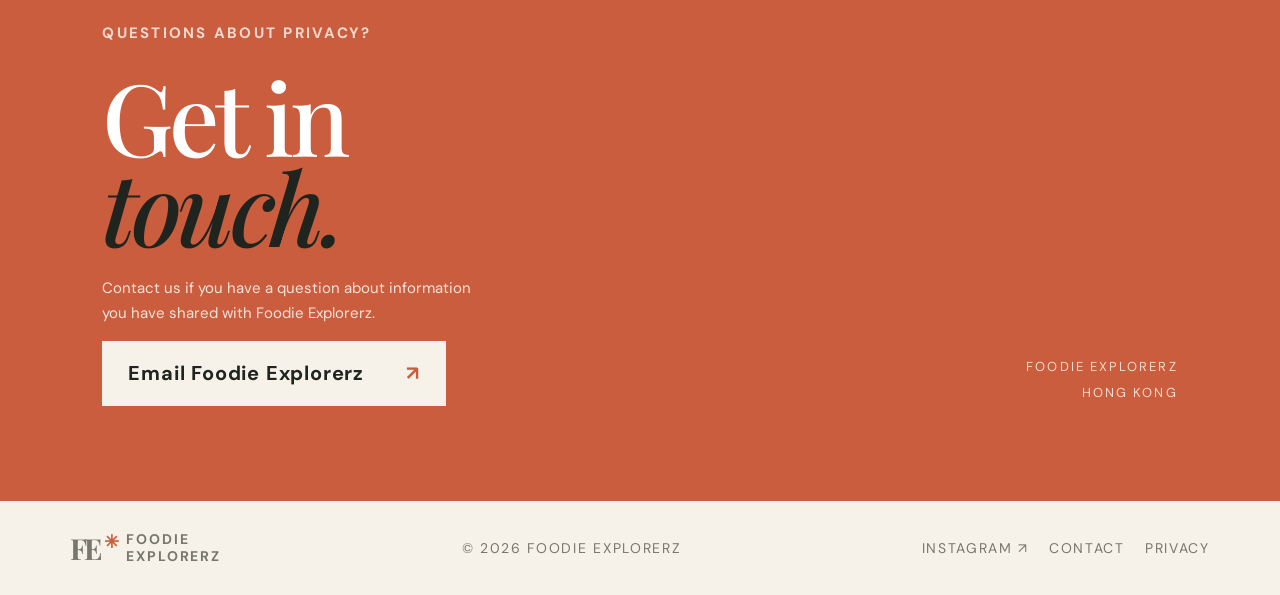
<file: privacy.html>
<!doctype html>
<html lang="en"><head><meta charset="utf-8"><meta name="viewport" content="width=device-width,initial-scale=1"><meta name="description" content="Privacy notice for Foodie Explorerz website enquiries and communications."><meta name="theme-color" content="#f6f2ea"><title>Privacy Notice | Foodie Explorerz</title><link rel="stylesheet" href="styles.css?v=20261124-launch-ready"></head>
<body class="privacy-page"><div class="topline"><span>Hong Kong · F&B growth & food culture</span><span>Privacy notice</span></div>
<header class="header"><a class="brand" href="/"><span class="brand-symbol">FE<b>✳</b></span><span class="brand-word">FOODIE<br>EXPLORERZ</span></a><button class="menu" aria-label="Toggle navigation" aria-expanded="false">☰</button><nav class="nav"><a href="/">Home</a><a href="/services">Our Services</a><a href="/work">Our Work</a><a href="/community">Our Community</a><a href="/guides">Food Guides</a><a href="/about">About</a><a href="/media">Media</a><a class="nav-button" href="/contact">Let's Talk <span>↗</span></a></nav></header>
<main><section class="page-hero"><p class="kicker">WEBSITE INFORMATION</p><h1 class="display">Privacy<br><em>notice.</em></h1><p class="body-copy">This notice explains how Foodie Explorerz handles information you choose to share with us through this website or when you contact us.</p></section>
<section class="section">
<div class="split"><div><p class="kicker">01 / INFORMATION WE RECEIVE</p><h2 class="h2">What you<br><em>share with us.</em></h2></div><div><p class="body-copy">If you contact us by email, Instagram or another channel, you may provide details such as your name, business or brand name, email address, phone or WhatsApp number, and information about your enquiry or project. Please avoid sending sensitive personal information unless it is necessary for your enquiry.</p></div></div>
<div class="split"><div><p class="kicker">02 / HOW WE USE IT</p><h2 class="h2">Only to respond<br><em>and communicate.</em></h2></div><div><p class="body-copy">We use the information you provide to respond to enquiries, understand your business requirements, discuss potential projects, provide requested information and communicate about relevant services or collaborations.</p></div></div>
<div class="split"><div><p class="kicker">03 / SHARING</p><h2 class="h2">Limited to<br><em>what is needed.</em></h2></div><div><p class="body-copy">We do not sell your personal information. Our website enquiry form is processed by FormSubmit, which receives the details you provide and emails your enquiry to Foodie Explorerz. Other service providers may also handle information as needed to support website operations or communications. We do not otherwise share enquiry details with third parties except where required by law or with your consent.</p></div></div>
<div class="split"><div><p class="kicker">04 / SECURITY & RETENTION</p><h2 class="h2">Handled with<br><em>care.</em></h2></div><div><p class="body-copy">We take reasonable care when handling information shared with us. Information is kept only for as long as reasonably needed to deal with the enquiry, maintain relevant business records or meet applicable legal requirements. No online transmission or storage method can be guaranteed to be completely secure.</p></div></div>
<div class="split"><div><p class="kicker">05 / YOUR REQUESTS</p><h2 class="h2">Questions or<br><em>corrections.</em></h2></div><div><p class="body-copy">You may contact us to ask about the personal information you have provided or to request access to or correction of it, subject to applicable law. Contact <a href="mailto:info@foodieexplorerz.com">info@foodieexplorerz.com</a>.</p><p class="body-copy">This notice may be updated from time to time. Please check this page for the latest version.</p><p class="body-copy"><strong>Last updated: 24 November 2026</strong></p></div></div>
</section><section class="cta"><div><p class="kicker">QUESTIONS ABOUT PRIVACY?</p><h2>Get in<br><em>touch.</em></h2><p>Contact us if you have a question about information you have shared with Foodie Explorerz.</p><a class="btn btn-light" href="mailto:info@foodieexplorerz.com">Email Foodie Explorerz <span class="arrow">↗</span></a></div><div class="cta-aside">FOODIE EXPLORERZ<br>HONG KONG</div></section></main>
<footer class="footer"><a class="brand" href="/"><span class="brand-symbol">FE<b>✳</b></span><span class="brand-word">FOODIE<br>EXPLORERZ</span></a><span>© <span data-year></span> FOODIE EXPLORERZ</span><div class="footer-links"><a href="https://www.instagram.com/foodie_explorerz/" target="_blank" rel="noopener">INSTAGRAM ↗</a><a href="/contact">CONTACT</a><a href="/privacy">PRIVACY</a></div></footer><script src="script.js"></script></body></html>
</file>
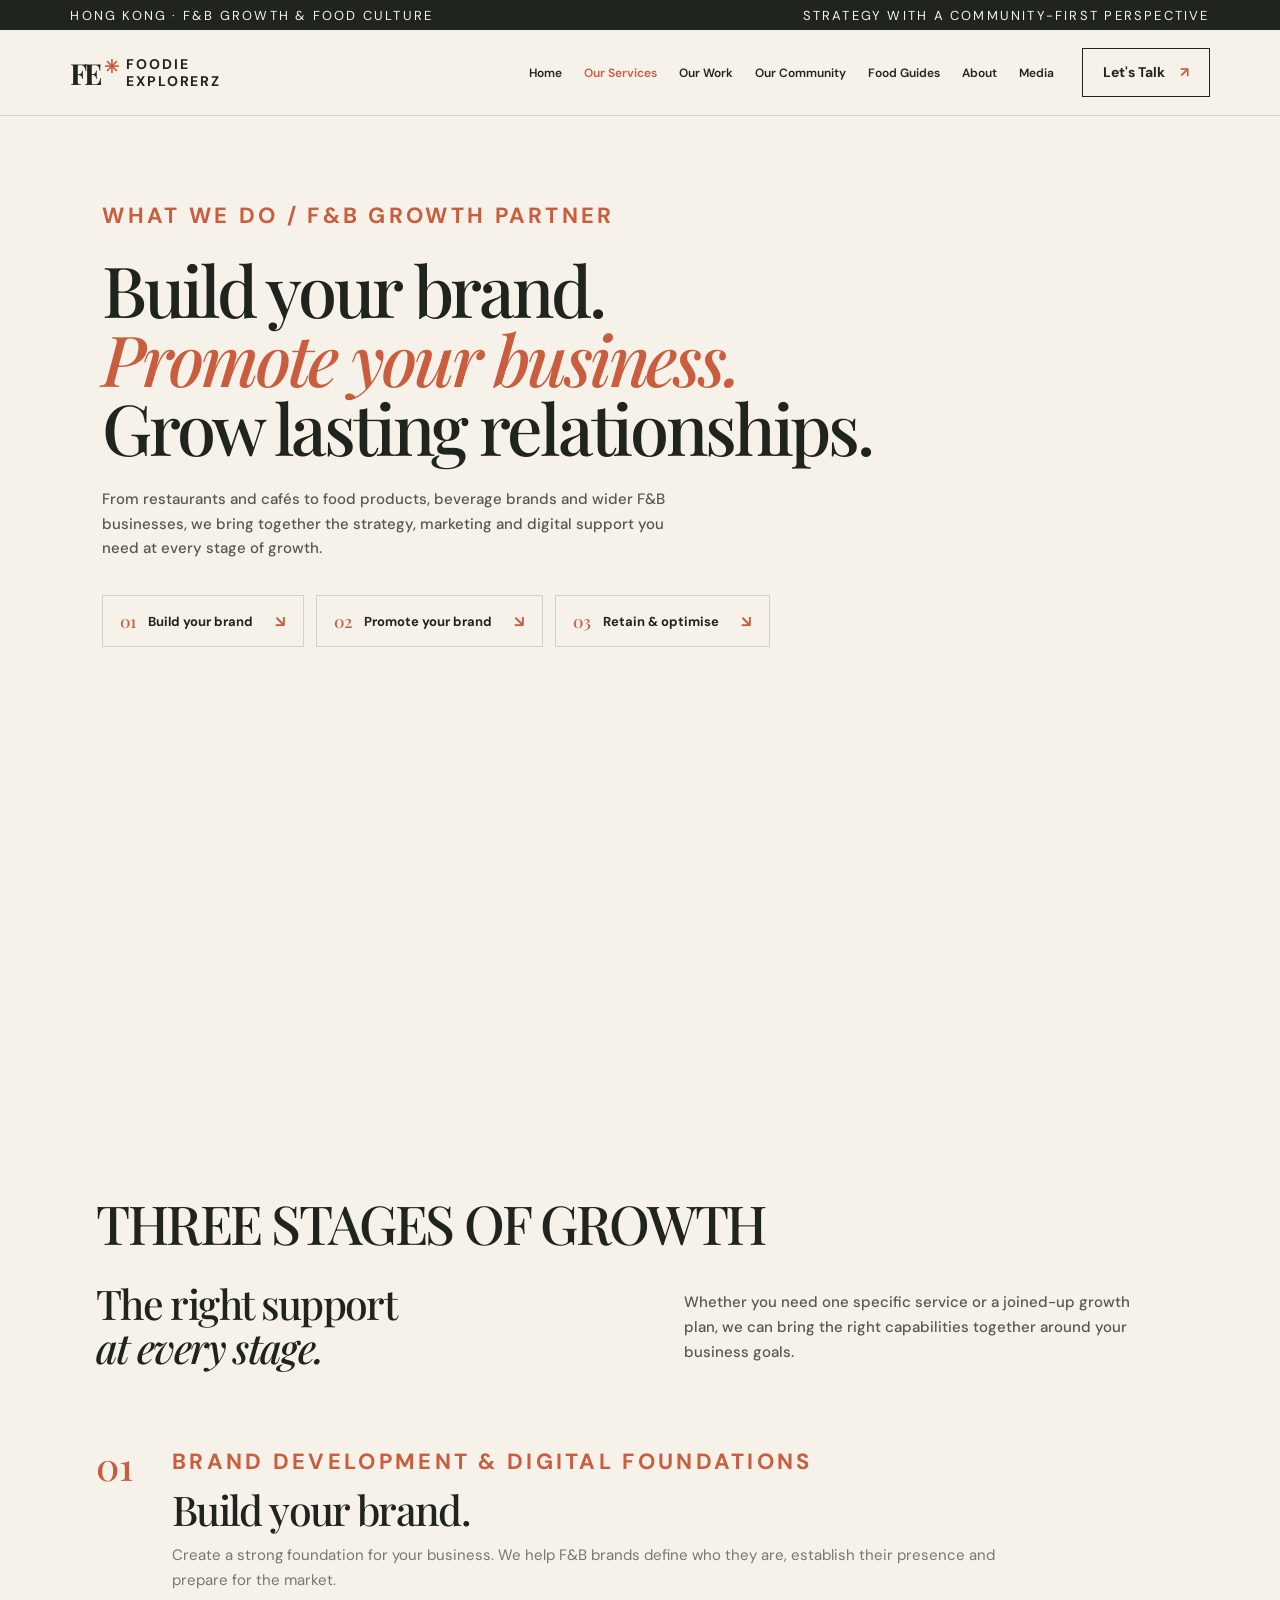
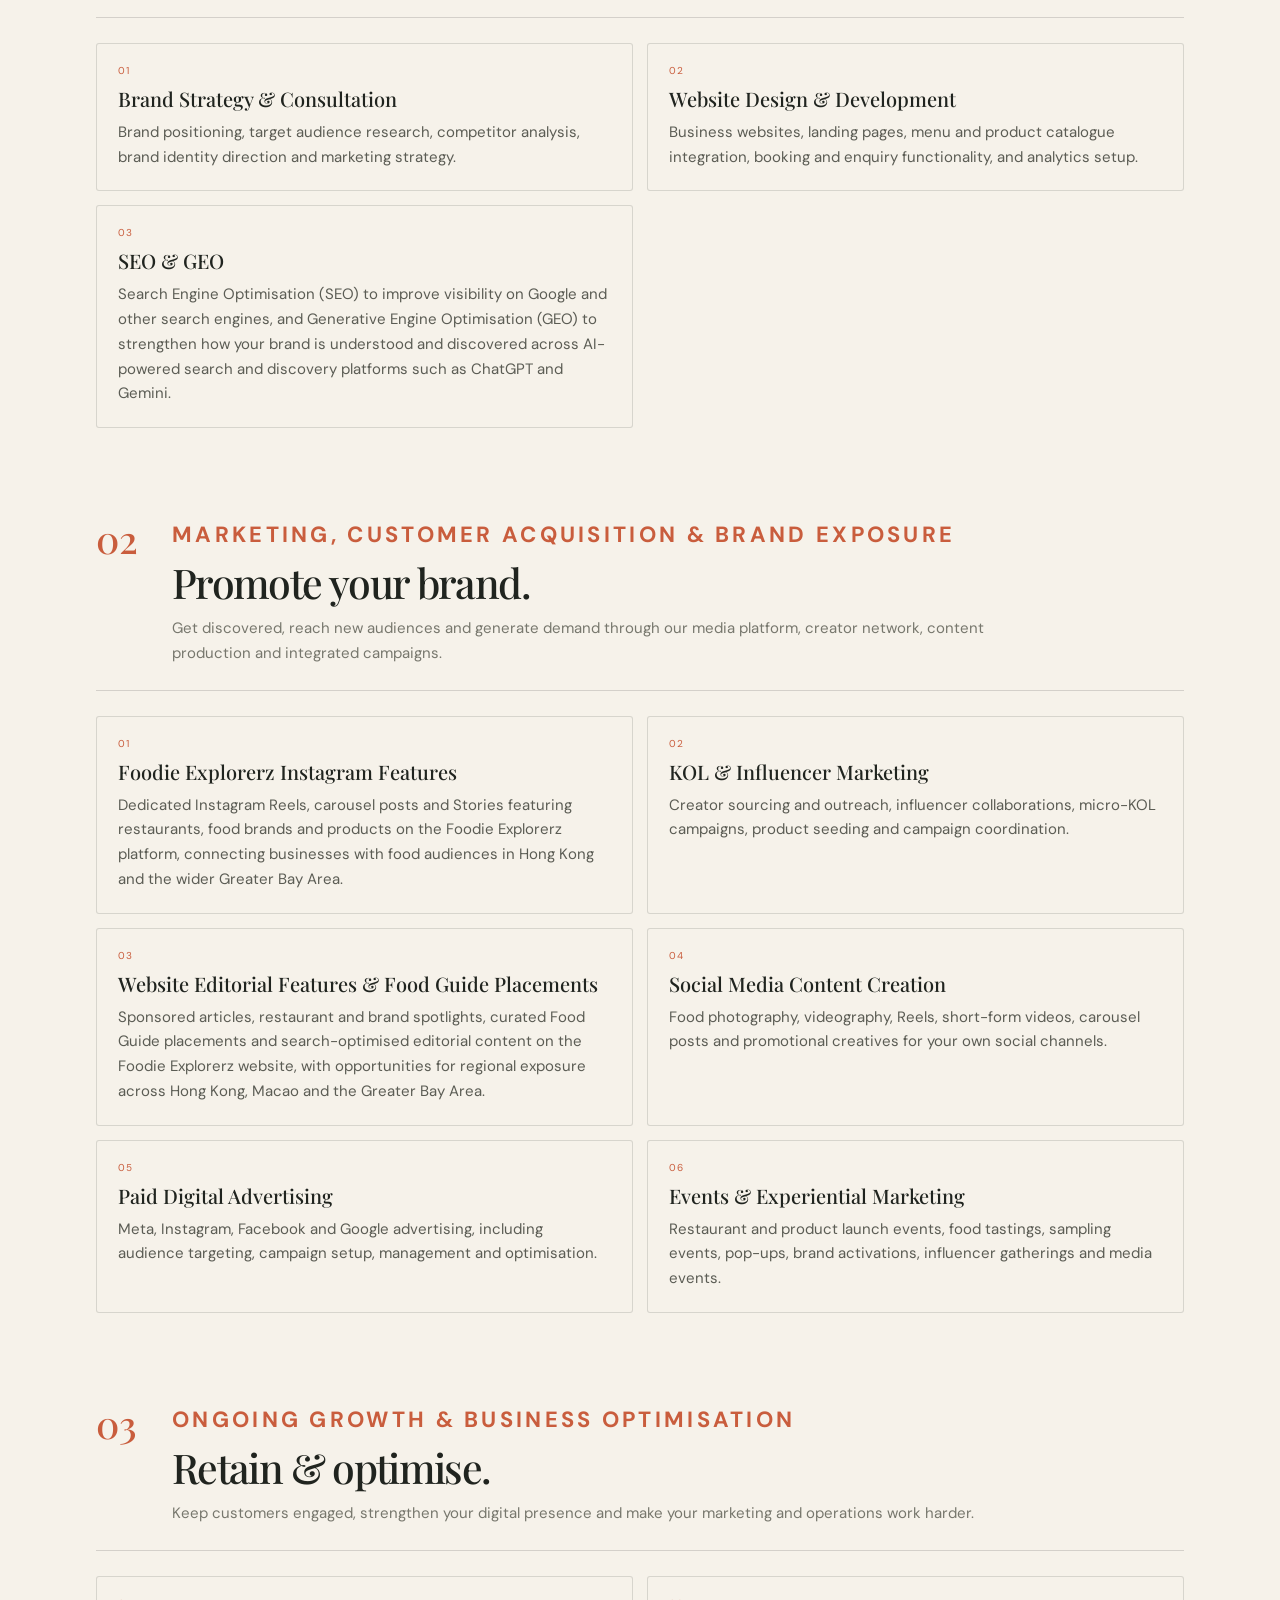
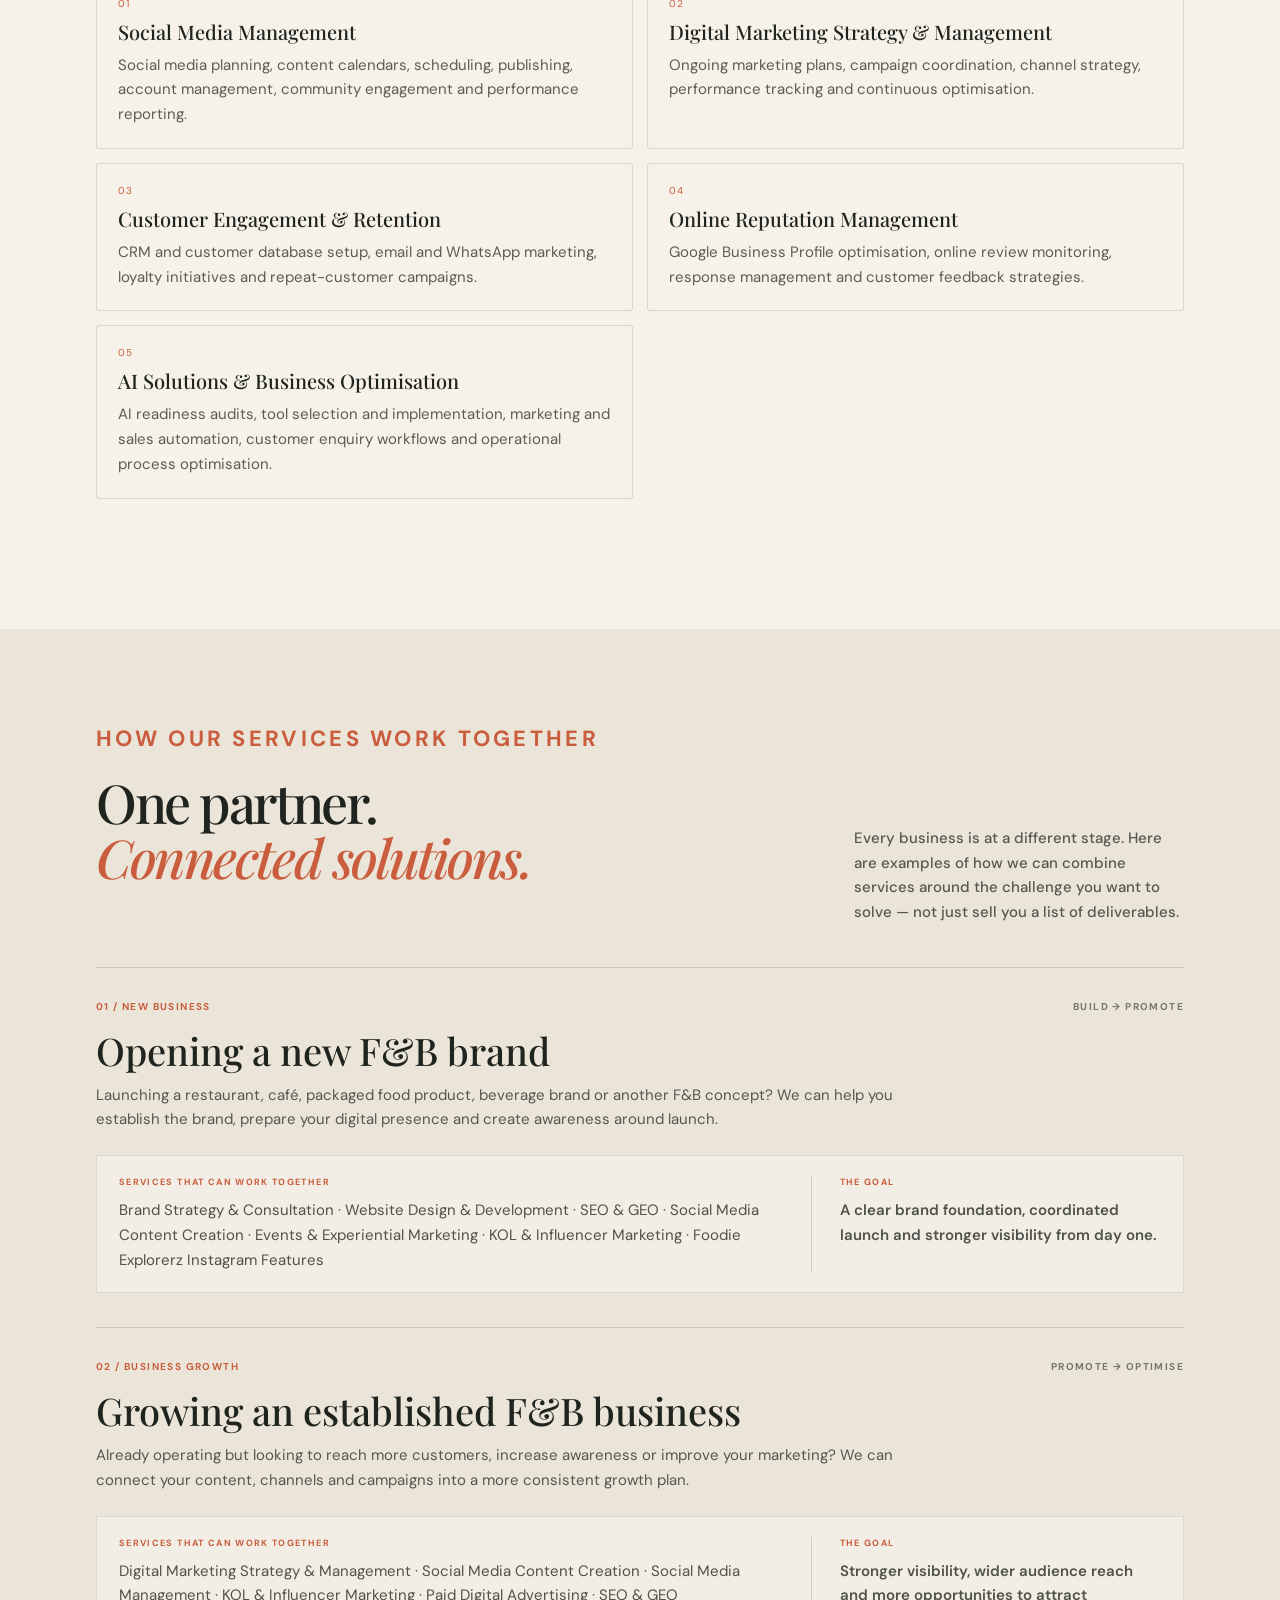
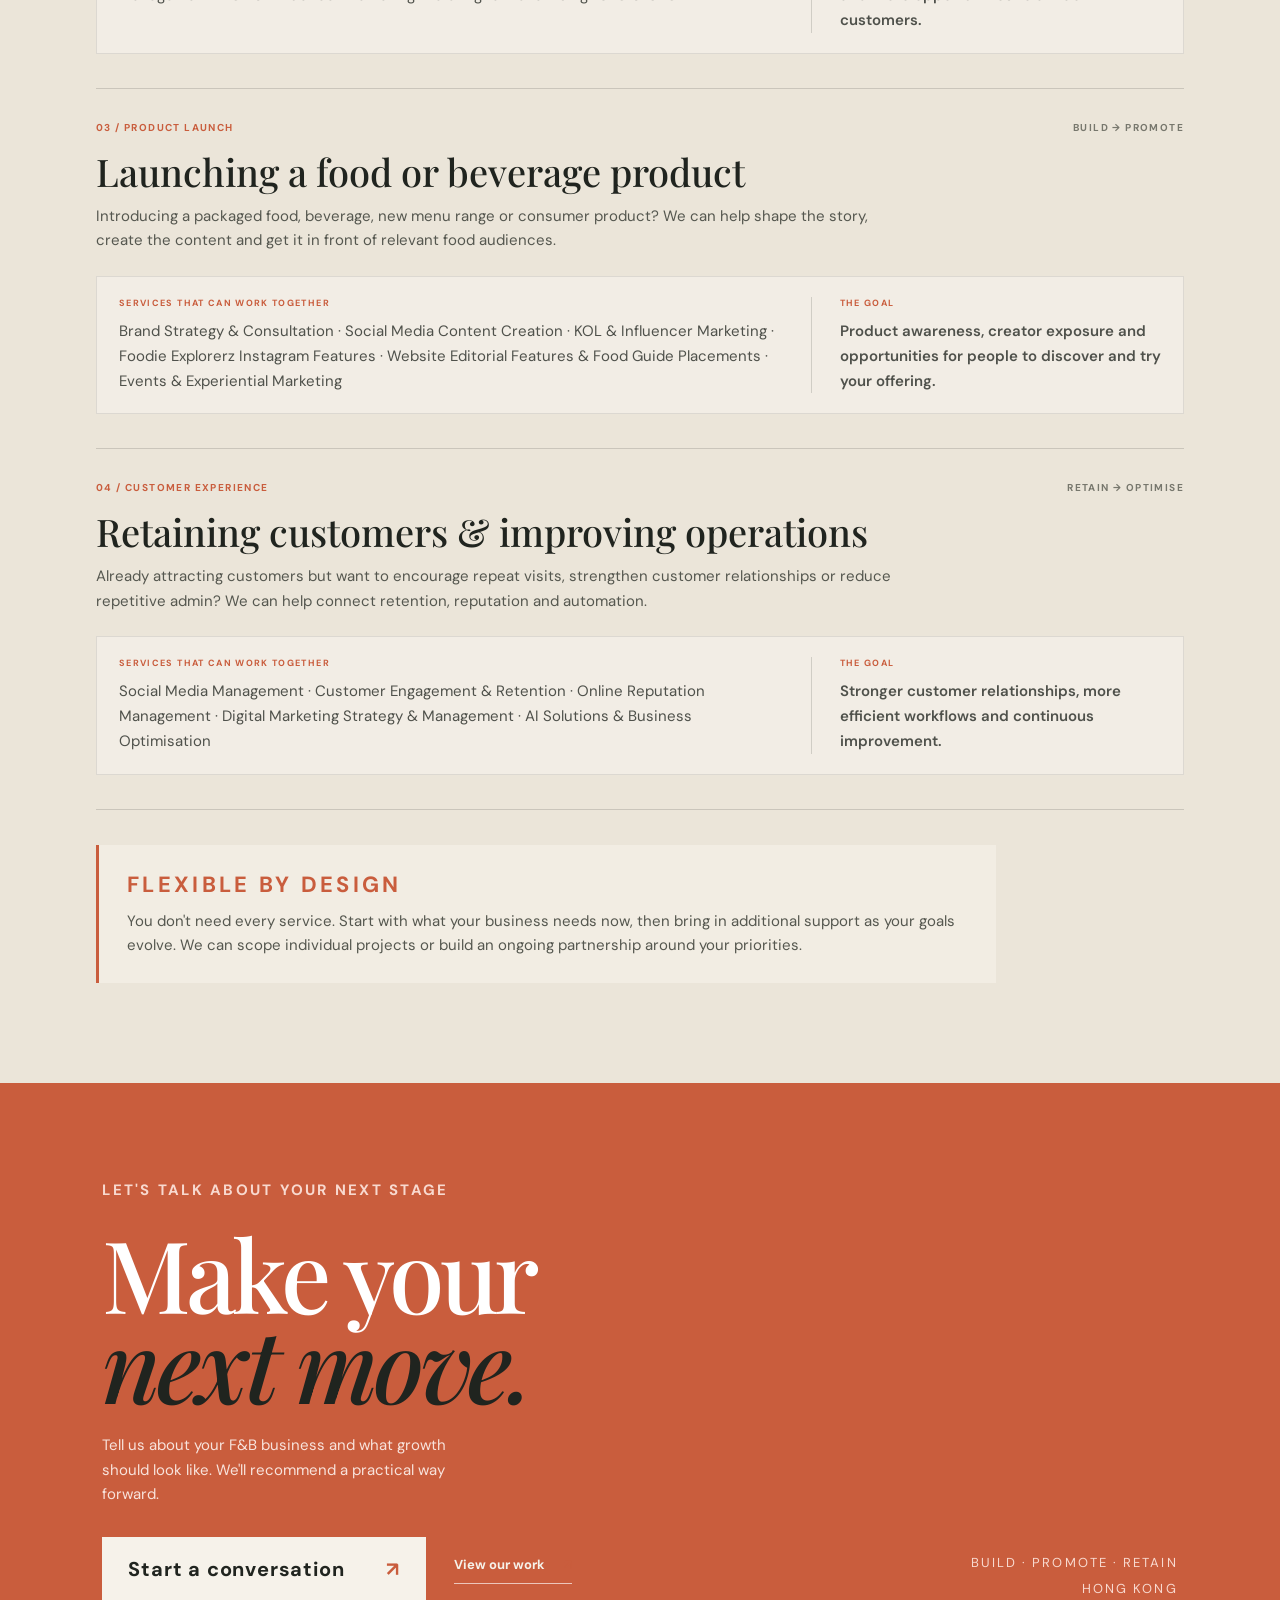
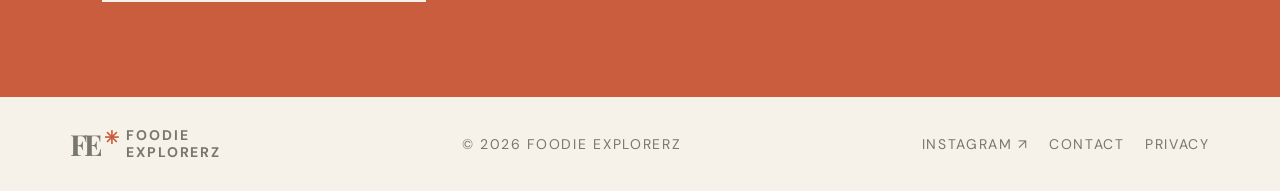
<file: services.html>
<!doctype html><html lang="en"><head><meta charset="utf-8"><meta name="viewport" content="width=device-width,initial-scale=1"><meta name="description" content="Explore Foodie Explorerz F&B growth services in Hong Kong, from brand strategy and creator campaigns to websites, SEO, social media and AI optimisation."><meta name="theme-color" content="#f6f2ea"><title>What We Do | Foodie Explorerz</title><link rel="stylesheet" href="styles.css?v=20261124-launch-ready"></head><body><div class="topline"><span>Hong Kong · F&B growth & food culture</span><span>Strategy with a community-first perspective</span></div><header class="header"><a class="brand" href="/"><span class="brand-symbol">FE<b>✳</b></span><span class="brand-word">FOODIE<br>EXPLORERZ</span></a><button class="menu" aria-label="Toggle navigation" aria-expanded="false">☰</button><nav class="nav"><a class="" href="/">Home</a><a class="active" href="/services">Our Services</a><a class="" href="/work">Our Work</a><a href="/community">Our Community</a><a href="/guides">Food Guides</a><a class="" href="/about">About</a><a href="/media">Media</a><a class="nav-button " href="/contact">Let's Talk <span>↗</span></a></nav></header><main>
<section class="page-hero services-hero">
  <p class="kicker">WHAT WE DO / F&B GROWTH PARTNER</p>
  <h1 class="display">Build your brand.<br><em>Promote your business.</em><br>Grow lasting relationships.</h1>
  <p class="body-copy">From restaurants and cafés to food products, beverage brands and wider F&B businesses, we bring together the strategy, marketing and digital support you need at every stage of growth.</p>
  <div class="services-journey" aria-label="Our three-stage growth approach">
    <a href="#build"><span>01</span> Build your brand <b>↘</b></a>
    <a href="#promote"><span>02</span> Promote your brand <b>↘</b></a>
    <a href="#retain"><span>03</span> Retain & optimise <b>↘</b></a>
  </div>
</section>
<div class="page-banner" style="background-image:url('https://maryamdps.github.io/projects/foodie-explorerz/Video%20taking%20_%20our%20work.jpeg')"></div>

<section class="section services-pillars">
  <div class="services-intro">
    <h2 class="h2 services-intro-title">THREE STAGES OF GROWTH</h2>
    <h3 class="services-intro-subtitle">The right support<br><em>at every stage.</em></h3>
    <p class="body-copy">Whether you need one specific service or a joined-up growth plan, we can bring the right capabilities together around your business goals.</p>
  </div>

  <div class="service-pillar-grid">
  <section class="service-pillar" id="build">
    <div class="service-pillar-heading">
      <span class="pillar-number">01</span>
      <div><p class="kicker">BRAND DEVELOPMENT & DIGITAL FOUNDATIONS</p><h2>Build your brand.</h2><p class="pillar-summary">Create a strong foundation for your business. We help F&B brands define who they are, establish their presence and prepare for the market.</p></div>
    </div>
    <div class="service-rows">
      <article class="service-row"><span class="service-no">01</span><div><h3>Brand Strategy & Consultation</h3><p>Brand positioning, target audience research, competitor analysis, brand identity direction and marketing strategy.</p></div></article>
      <article class="service-row"><span class="service-no">02</span><div><h3>Website Design & Development</h3><p>Business websites, landing pages, menu and product catalogue integration, booking and enquiry functionality, and analytics setup.</p></div></article>
      <article class="service-row"><span class="service-no">03</span><div><h3>SEO & GEO</h3><p>Search Engine Optimisation (SEO) to improve visibility on Google and other search engines, and Generative Engine Optimisation (GEO) to strengthen how your brand is understood and discovered across AI-powered search and discovery platforms such as ChatGPT and Gemini.</p></div></article>
      
    </div>
  </section>

  <section class="service-pillar" id="promote">
    <div class="service-pillar-heading">
      <span class="pillar-number">02</span>
      <div><p class="kicker">MARKETING, CUSTOMER ACQUISITION & BRAND EXPOSURE</p><h2>Promote your brand.</h2><p class="pillar-summary">Get discovered, reach new audiences and generate demand through our media platform, creator network, content production and integrated campaigns.</p></div>
    </div>
    <div class="service-rows">
      <article class="service-row"><span class="service-no">01</span><div><h3>Foodie Explorerz Instagram Features</h3><p>Dedicated Instagram Reels, carousel posts and Stories featuring restaurants, food brands and products on the Foodie Explorerz platform, connecting businesses with food audiences in Hong Kong and the wider Greater Bay Area.</p></div></article>
      <article class="service-row"><span class="service-no">02</span><div><h3>KOL & Influencer Marketing</h3><p>Creator sourcing and outreach, influencer collaborations, micro-KOL campaigns, product seeding and campaign coordination.</p></div></article>
      <article class="service-row"><span class="service-no">03</span><div><h3>Website Editorial Features & Food Guide Placements</h3><p>Sponsored articles, restaurant and brand spotlights, curated Food Guide placements and search-optimised editorial content on the Foodie Explorerz website, with opportunities for regional exposure across Hong Kong, Macao and the Greater Bay Area.</p></div></article>
      <article class="service-row"><span class="service-no">04</span><div><h3>Social Media Content Creation</h3><p>Food photography, videography, Reels, short-form videos, carousel posts and promotional creatives for your own social channels.</p></div></article>
      <article class="service-row"><span class="service-no">05</span><div><h3>Paid Digital Advertising</h3><p>Meta, Instagram, Facebook and Google advertising, including audience targeting, campaign setup, management and optimisation.</p></div></article>
      <article class="service-row"><span class="service-no">06</span><div><h3>Events & Experiential Marketing</h3><p>Restaurant and product launch events, food tastings, sampling events, pop-ups, brand activations, influencer gatherings and media events.</p></div></article>
    </div>
  </section>

  <section class="service-pillar" id="retain">
    <div class="service-pillar-heading">
      <span class="pillar-number">03</span>
      <div><p class="kicker">ONGOING GROWTH & BUSINESS OPTIMISATION</p><h2>Retain & optimise.</h2><p class="pillar-summary">Keep customers engaged, strengthen your digital presence and make your marketing and operations work harder.</p></div>
    </div>
    <div class="service-rows">
      <article class="service-row"><span class="service-no">01</span><div><h3>Social Media Management</h3><p>Social media planning, content calendars, scheduling, publishing, account management, community engagement and performance reporting.</p></div></article>
      <article class="service-row"><span class="service-no">02</span><div><h3>Digital Marketing Strategy & Management</h3><p>Ongoing marketing plans, campaign coordination, channel strategy, performance tracking and continuous optimisation.</p></div></article>
      <article class="service-row"><span class="service-no">03</span><div><h3>Customer Engagement & Retention</h3><p>CRM and customer database setup, email and WhatsApp marketing, loyalty initiatives and repeat-customer campaigns.</p></div></article>
      <article class="service-row"><span class="service-no">04</span><div><h3>Online Reputation Management</h3><p>Google Business Profile optimisation, online review monitoring, response management and customer feedback strategies.</p></div></article>
      <article class="service-row"><span class="service-no">05</span><div><h3>AI Solutions & Business Optimisation</h3><p>AI readiness audits, tool selection and implementation, marketing and sales automation, customer enquiry workflows and operational process optimisation.</p></div></article>
    </div>
  </section>
  </div>
</section>

<section class="section service-combinations">
  <div class="section-head">
    <div><p class="kicker">HOW OUR SERVICES WORK TOGETHER</p><h2 class="h2">One partner.<br><em>Connected solutions.</em></h2></div>
    <p class="body-copy">Every business is at a different stage. Here are examples of how we can combine services around the challenge you want to solve — not just sell you a list of deliverables.</p>
  </div>
  <div class="combination-list">
    <article class="combination">
      <div class="combination-top"><span>01 / NEW BUSINESS</span><span>BUILD → PROMOTE</span></div>
      <h3>Opening a new F&B brand</h3>
      <p class="combination-desc">Launching a restaurant, café, packaged food product, beverage brand or another F&B concept? We can help you establish the brand, prepare your digital presence and create awareness around launch.</p>
      <div class="combination-details"><div><span class="detail-label">SERVICES THAT CAN WORK TOGETHER</span><p>Brand Strategy & Consultation · Website Design & Development · SEO & GEO · Social Media Content Creation · Events & Experiential Marketing · KOL & Influencer Marketing · Foodie Explorerz Instagram Features</p></div><div class="combination-outcome"><span class="detail-label">THE GOAL</span><p>A clear brand foundation, coordinated launch and stronger visibility from day one.</p></div></div>
    </article>
    <article class="combination">
      <div class="combination-top"><span>02 / BUSINESS GROWTH</span><span>PROMOTE → OPTIMISE</span></div>
      <h3>Growing an established F&B business</h3>
      <p class="combination-desc">Already operating but looking to reach more customers, increase awareness or improve your marketing? We can connect your content, channels and campaigns into a more consistent growth plan.</p>
      <div class="combination-details"><div><span class="detail-label">SERVICES THAT CAN WORK TOGETHER</span><p>Digital Marketing Strategy & Management · Social Media Content Creation · Social Media Management · KOL & Influencer Marketing · Paid Digital Advertising · SEO & GEO</p></div><div class="combination-outcome"><span class="detail-label">THE GOAL</span><p>Stronger visibility, wider audience reach and more opportunities to attract customers.</p></div></div>
    </article>
    <article class="combination">
      <div class="combination-top"><span>03 / PRODUCT LAUNCH</span><span>BUILD → PROMOTE</span></div>
      <h3>Launching a food or beverage product</h3>
      <p class="combination-desc">Introducing a packaged food, beverage, new menu range or consumer product? We can help shape the story, create the content and get it in front of relevant food audiences.</p>
      <div class="combination-details"><div><span class="detail-label">SERVICES THAT CAN WORK TOGETHER</span><p>Brand Strategy & Consultation · Social Media Content Creation · KOL & Influencer Marketing · Foodie Explorerz Instagram Features · Website Editorial Features & Food Guide Placements · Events & Experiential Marketing</p></div><div class="combination-outcome"><span class="detail-label">THE GOAL</span><p>Product awareness, creator exposure and opportunities for people to discover and try your offering.</p></div></div>
    </article>
    <article class="combination">
      <div class="combination-top"><span>04 / CUSTOMER EXPERIENCE</span><span>RETAIN → OPTIMISE</span></div>
      <h3>Retaining customers & improving operations</h3>
      <p class="combination-desc">Already attracting customers but want to encourage repeat visits, strengthen customer relationships or reduce repetitive admin? We can help connect retention, reputation and automation.</p>
      <div class="combination-details"><div><span class="detail-label">SERVICES THAT CAN WORK TOGETHER</span><p>Social Media Management · Customer Engagement & Retention · Online Reputation Management · Digital Marketing Strategy & Management · AI Solutions & Business Optimisation</p></div><div class="combination-outcome"><span class="detail-label">THE GOAL</span><p>Stronger customer relationships, more efficient workflows and continuous improvement.</p></div></div>
    </article>
  </div>
  <div class="services-flex-note"><p class="kicker">FLEXIBLE BY DESIGN</p><p>You don't need every service. Start with what your business needs now, then bring in additional support as your goals evolve. We can scope individual projects or build an ongoing partnership around your priorities.</p></div>
</section>

<section class="cta"><div><p class="kicker">LET'S TALK ABOUT YOUR NEXT STAGE</p><h2>Make your<br><em>next move.</em></h2><p>Tell us about your F&B business and what growth should look like. We'll recommend a practical way forward.</p><div class="actions services-cta-actions"><a class="btn btn-light" href="/contact">Start a conversation <span class="arrow">↗</span></a><a class="text-link services-work-link" href="/work">View our work <span class="arrow">↗</span></a></div></div><div class="cta-aside">BUILD · PROMOTE · RETAIN<br>HONG KONG</div></section>
</main><footer class="footer"><a class="brand" href="/"><span class="brand-symbol">FE<b>✳</b></span><span class="brand-word">FOODIE<br>EXPLORERZ</span></a><span>© <span data-year></span> FOODIE EXPLORERZ</span><div class="footer-links"><a href="https://www.instagram.com/foodie_explorerz/" target="_blank" rel="noopener">INSTAGRAM ↗</a><a href="/contact">CONTACT</a><a href="/privacy">PRIVACY</a></div></footer><script src="script.js"></script></body></html>
</file>
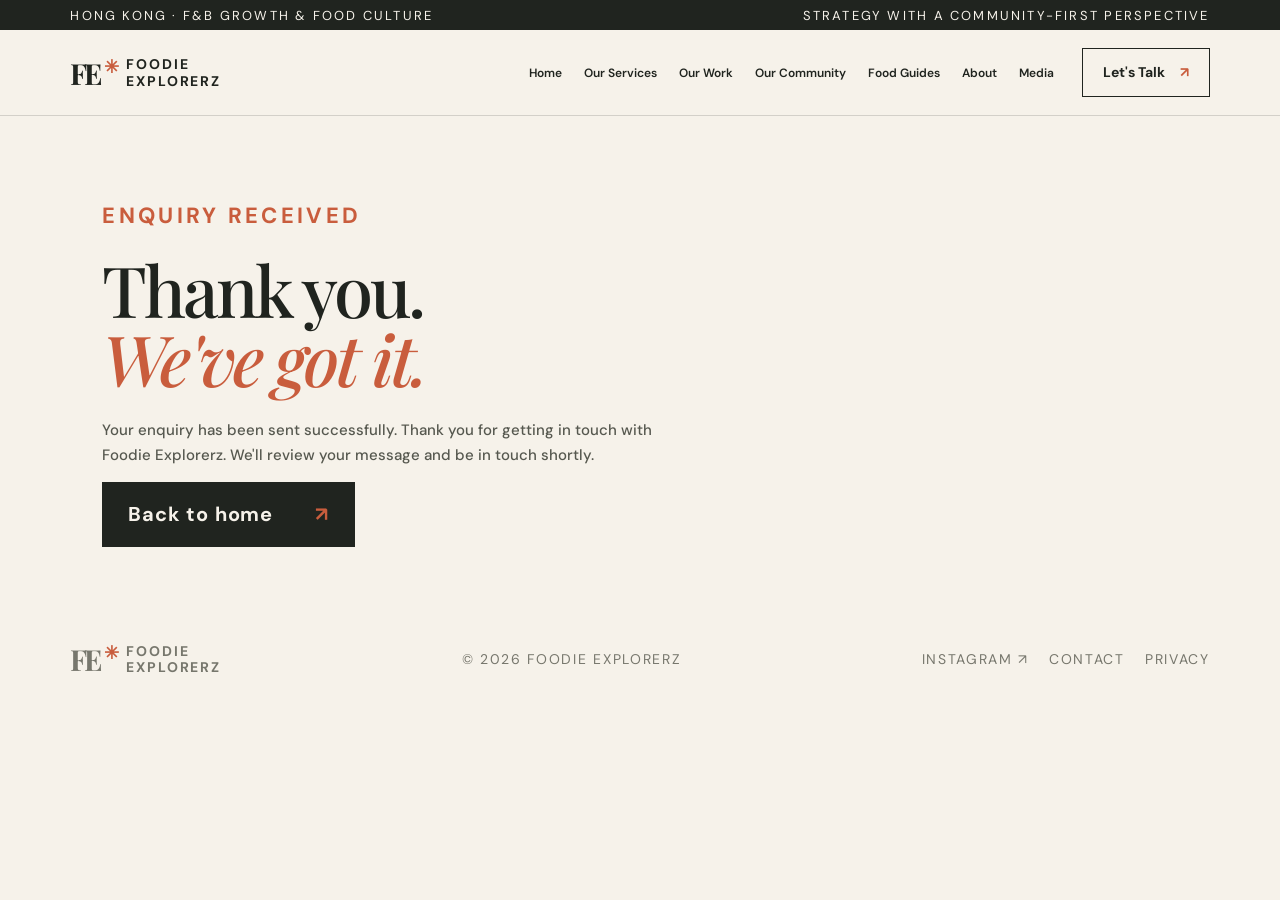
<file: thanks.html>
<!doctype html>
<html lang="en">
<head>
<meta charset="utf-8">
<meta name="viewport" content="width=device-width,initial-scale=1">
<meta name="description" content="Thank you for contacting Foodie Explorerz.">
<meta name="theme-color" content="#f6f2ea">
<title>Thank You | Foodie Explorerz</title>
<link rel="stylesheet" href="styles.css?v=20261124-launch-ready">
</head>
<body>
<div class="topline"><span>Hong Kong · F&B growth & food culture</span><span>Strategy with a community-first perspective</span></div>
<header class="header">
<a class="brand" href="/"><span class="brand-symbol">FE<b>✳</b></span><span class="brand-word">FOODIE<br>EXPLORERZ</span></a>
<button class="menu" aria-label="Toggle navigation" aria-expanded="false">☰</button>
<nav class="nav"><a href="/">Home</a><a href="/services">Our Services</a><a href="/work">Our Work</a><a href="/community">Our Community</a><a href="/guides">Food Guides</a><a href="/about">About</a><a href="/media">Media</a><a class="nav-button" href="/contact">Let's Talk <span>↗</span></a></nav>
</header>
<main>
<section class="page-hero">
<p class="kicker">ENQUIRY RECEIVED</p>
<h1 class="display">Thank you.<br><em>We've got it.</em></h1>
<p class="body-copy">Your enquiry has been sent successfully. Thank you for getting in touch with Foodie Explorerz. We'll review your message and be in touch shortly.</p>
<a class="btn" href="/">Back to home <span class="arrow">↗</span></a>
</section>
</main>
<footer class="footer">
<a class="brand" href="/"><span class="brand-symbol">FE<b>✳</b></span><span class="brand-word">FOODIE<br>EXPLORERZ</span></a>
<span>© <span data-year></span> FOODIE EXPLORERZ</span>
<div class="footer-links"><a href="https://www.instagram.com/foodie_explorerz/" target="_blank" rel="noopener">INSTAGRAM ↗</a><a href="/contact">CONTACT</a><a href="/privacy">PRIVACY</a></div>
</footer>
<script src="script.js?v=20261124-native-form"></script>
</body>
</html>
</file>
<file: styles.css>
@import url('https://fonts.googleapis.com/css2?family=DM+Sans:wght@400;500;600;700&family=Playfair+Display:ital,wght@0,500;0,600;0,700;1,500;1,600&display=swap');
:root{--cream:#f6f2ea;--paper:#ebe5d9;--ink:#20241f;--muted:#77776d;--accent:#c95d3d;--line:rgba(32,36,31,.16);--serif:'Playfair Display',Georgia,serif;--sans:'DM Sans',Arial,sans-serif;--max:1280px}
*{box-sizing:border-box}html{scroll-behavior:smooth}body{margin:0;background:var(--cream);color:var(--ink);font-family:var(--sans);-webkit-font-smoothing:antialiased}a{color:inherit;text-decoration:none}img{max-width:100%;display:block}.topline{height:30px;background:var(--ink);color:var(--cream);display:flex;align-items:center;justify-content:space-between;padding:0 5.5%;font-size:8px;letter-spacing:.17em;text-transform:uppercase}.header{height:86px;padding:0 5.5%;display:flex;align-items:center;justify-content:space-between;border-bottom:1px solid var(--line);position:sticky;top:0;background:rgba(246,242,234,.96);backdrop-filter:blur(12px);z-index:20}.brand{display:flex;align-items:center;gap:10px}.brand-symbol{font:700 29px var(--serif);letter-spacing:-.1em}.brand-symbol b{color:var(--accent);font-size:18px;vertical-align:top;margin-left:4px}.brand-word{font-size:9px;font-weight:700;line-height:1.2;letter-spacing:.14em}.nav{display:flex;align-items:center;gap:27px;font-size:10px;font-weight:600}.nav a{transition:color .2s}.nav a:hover,.nav a.active{color:var(--accent)}.nav .nav-button{padding:13px 17px;border:1px solid var(--ink)}.nav-button span,.arrow{color:var(--accent);margin-left:12px}.menu{display:none;border:0;background:none;font-size:24px;color:var(--ink)}.wrap{max-width:var(--max);margin:auto}.eyebrow,.kicker{font-size:9px;letter-spacing:.19em;font-weight:700;text-transform:uppercase}.kicker{color:var(--accent)}h1,h2,h3,p{margin-top:0}h1,h2{font-family:var(--serif);font-weight:500;letter-spacing:-.045em}h1 em,h2 em{color:var(--accent);font-weight:500}.display{font-size:clamp(54px,7vw,94px);line-height:.98}.h2{font-size:clamp(43px,5vw,68px);line-height:1.02}.lead{font:500 22px/1.4 var(--serif)}.body-copy{font-size:13px;line-height:1.9;color:var(--muted)}.btn{display:inline-flex;align-items:center;justify-content:space-between;gap:30px;padding:16px 19px;background:var(--ink);color:var(--cream);font-size:10px;font-weight:700;letter-spacing:.04em;transition:transform .2s}.btn:hover{transform:translateY(-3px)}.btn-light{background:var(--cream);color:var(--ink)}.btn-outline{background:transparent;border:1px solid var(--ink);color:var(--ink)}.text-link{font-size:10px;font-weight:700;border-bottom:1px solid var(--ink);padding-bottom:8px}.text-link .arrow{margin-left:16px}.section{padding:100px 7.5%}.section-head{display:flex;align-items:end;justify-content:space-between;gap:45px;margin-bottom:48px}.section-head>p{max-width:330px;margin:0 0 4px}.hero{padding:72px 7.5% 80px;display:grid;grid-template-columns:1fr 1fr;gap:6%;align-items:center;max-width:1500px;margin:auto}.hero-copy{max-width:590px}.hero h1{margin:28px 0 24px}.hero-copy .body-copy{max-width:440px}.actions{display:flex;align-items:center;gap:25px;margin-top:30px;flex-wrap:wrap}.hero-visual{height:510px;position:relative}.hero-main{position:absolute;inset:0 8% 8% 8%;background:center/cover url('https://maryamdps.github.io/Home%20page%20main%20hero%20pic.jpg')}.hero-inset{position:absolute;right:0;bottom:0;width:38%;height:40%;border:9px solid var(--cream);background:center/cover url('https://maryamdps.github.io/Home%20page%20small%20hero%20pic.jpg')}.roundel{position:absolute;left:0;bottom:12%;width:112px;height:112px;border-radius:50%;background:var(--accent);color:white;display:grid;place-content:center;text-align:center;transform:rotate(-9deg);font:600 17px/1.1 var(--serif)}.roundel small{font:700 7px var(--sans);letter-spacing:.17em;margin-bottom:5px}.roundel span{font:700 7px var(--sans);letter-spacing:.15em;margin-top:5px}.hero-note{position:absolute;right:-20px;top:5%;writing-mode:vertical-rl;font-size:8px;letter-spacing:.17em;color:var(--muted)}.metrics{background:var(--paper);padding:32px 7.5%;display:grid;grid-template-columns:1.3fr repeat(3,1fr);gap:25px;align-items:center}.metric-intro{font:500 19px/1.25 var(--serif)}.metric strong{font:500 40px var(--serif);letter-spacing:-.05em;display:block}.metric strong span{color:var(--accent)}.metric small{font-size:8px;letter-spacing:.14em;color:var(--muted)}.split{display:grid;grid-template-columns:1fr 1fr;gap:11%;align-items:end}.image-wide{height:390px;background:center/cover url('https://maryamdps.github.io/projects/foodie-explorerz/HKTDC%20Expo.png');margin-top:60px}.services-preview{background:var(--paper)}.service-list{border-top:1px solid var(--line)}.service{display:grid;grid-template-columns:60px 1fr 30px;gap:18px;align-items:center;padding:25px 0;border-bottom:1px solid var(--line)}.service .num{font-size:9px;color:var(--accent)}.service h3{font:500 24px var(--serif);margin:0 0 6px}.service p{font-size:11px;color:var(--muted);margin:0;line-height:1.7}.service .arrow{font-size:20px}.dark-feature{background:var(--ink);color:var(--cream);display:grid;grid-template-columns:1fr 1fr;min-height:540px}.dark-image{background:center/cover url('https://images.unsplash.com/photo-1517248135467-4c7edcad34c4?auto=format&fit=crop&w=1300&q=85')}.dark-copy{padding:85px 12%;align-self:center}.dark-copy .kicker{color:#e8a18b}.dark-copy .h2 em{color:#e8a18b}.big-number{font:500 72px var(--serif);margin:26px 0 8px}.big-number span{color:#e8a18b}.cards{display:grid;grid-template-columns:repeat(3,1fr);gap:22px}.card-image{height:255px;background-size:cover;background-position:center}.card{background:#f9f6f0}.card-content{padding:23px}.card .kicker{font-size:8px}.card h3{font:500 25px/1.15 var(--serif);margin:12px 0}.card p{font-size:11px;line-height:1.8;color:var(--muted)}.card a{font-size:10px;font-weight:700}.press{background:var(--paper);text-align:center}.press-logos{display:flex;justify-content:center;gap:clamp(25px,6vw,80px);align-items:center;padding:28px 0;border-block:1px solid var(--line);font:700 23px var(--serif);flex-wrap:wrap}.press-logos span:nth-child(even){font:700 15px var(--sans);letter-spacing:.06em}.quote-grid{display:grid;grid-template-columns:repeat(3,1fr);gap:16px}.quote{padding:28px;background:var(--paper);min-height:220px;display:flex;flex-direction:column}.quote mark{background:none;color:var(--accent);font:50px var(--serif)}.quote p{font:500 16px/1.5 var(--serif);margin:12px 0 22px}.quote cite{font-style:normal;font-size:8px;font-weight:700;letter-spacing:.15em;color:var(--muted);margin-top:auto}.cta{background:var(--accent);color:white;padding:95px 8%;display:flex;justify-content:space-between;align-items:end;gap:40px}.cta .kicker{color:#f8d9cf}.cta h2{font-size:clamp(60px,8vw,100px);line-height:.9;margin:25px 0}.cta h2 em{color:var(--ink)}.cta p{font-size:12px;line-height:1.8;max-width:380px;color:#f8e3dc}.cta-aside{text-align:right;font-size:8px;line-height:2;letter-spacing:.16em;color:#f8d9cf}.footer{padding:28px 5.5%;display:flex;align-items:center;justify-content:space-between;gap:20px;font-size:8px;letter-spacing:.12em;color:var(--muted)}.footer-links{display:flex;gap:20px}.page-hero{padding:85px 8% 65px;max-width:1500px;margin:auto}.page-hero h1{max-width:900px;margin:25px 0}.page-hero .body-copy{max-width:600px}.page-banner{height:430px;background:center/cover}.two-col{display:grid;grid-template-columns:1fr 1fr;gap:8%;align-items:center}.feature-list{display:grid;grid-template-columns:1fr 1fr;gap:1px;background:var(--line);border:1px solid var(--line)}.feature{background:var(--cream);padding:27px}.feature h3{font:500 23px var(--serif);margin:10px 0}.feature p{font-size:11px;line-height:1.8;color:var(--muted)}.tag{display:inline-block;padding:8px 11px;border:1px solid var(--line);font-size:9px;margin:4px 5px 4px 0}.work-placeholder{background:var(--paper);padding:36px;min-height:180px;display:flex;flex-direction:column;justify-content:center}.work-placeholder strong{font:500 27px var(--serif)}.work-placeholder small{font-size:8px;letter-spacing:.16em;color:var(--accent)}.form{max-width:650px}.form label{display:block;font-size:10px;font-weight:700;margin:18px 0 7px}.form input,.form textarea,.form select{width:100%;padding:14px;border:1px solid var(--line);background:#fffdf9;font:12px var(--sans);color:var(--ink)}.form textarea{min-height:130px;resize:vertical}.form-note{font-size:10px;color:var(--muted);line-height:1.7}.guide-grid{display:grid;grid-template-columns:repeat(3,1fr);gap:20px}.guide-tile{min-height:270px;display:flex;align-items:end;padding:24px;color:white;background-size:cover;background-position:center;position:relative}.guide-tile:before{content:'';position:absolute;inset:0;background:linear-gradient(transparent,rgba(0,0,0,.65))}.guide-tile div{position:relative}.guide-tile h3{font:500 27px var(--serif);margin:7px 0}.guide-tile span{font-size:8px;letter-spacing:.16em}.notice{padding:18px 20px;background:var(--paper);font-size:11px;line-height:1.8;color:var(--muted)}@media(max-width:900px){.nav{gap:15px}.nav a{font-size:9px}.hero{gap:3%;padding-inline:6%}.metrics{grid-template-columns:repeat(3,1fr)}.metric-intro{grid-column:1/-1}.section{padding:80px 6%}.dark-copy{padding:60px 8%}}@media(max-width:650px){.topline{padding:0 5%;font-size:7px}.topline span:last-child{display:none}.header{height:70px;padding:0 5%}.menu{display:block}.nav{display:none;position:absolute;top:69px;left:0;right:0;background:var(--cream);padding:24px 6%;border-bottom:1px solid var(--line);flex-direction:column;align-items:flex-start;gap:20px}.nav.open{display:flex}.hero{display:block;padding:48px 6% 58px}.hero h1{font-size:59px}.hero-visual{height:350px;margin-top:35px}.roundel{width:88px;height:88px;font-size:14px}.hero-note{right:-10px}.metrics{padding:27px 6%;grid-template-columns:1fr 1fr;row-gap:22px}.metric-intro{grid-column:1/-1}.metric strong{font-size:33px}.section{padding:70px 6%}.split,.two-col{grid-template-columns:1fr;gap:28px}.image-wide{height:250px;margin-top:35px}.section-head{display:block;margin-bottom:35px}.section-head>p{margin-top:20px}.service{grid-template-columns:28px 1fr 18px;gap:10px}.service h3{font-size:20px}.dark-feature{grid-template-columns:1fr}.dark-image{min-height:270px}.dark-copy{padding:50px 7%}.big-number{font-size:62px}.cards,.quote-grid,.guide-grid{grid-template-columns:1fr}.card-image{height:230px}.press-logos{gap:20px;font-size:20px}.press-logos span:nth-child(even){font-size:13px}.cta{display:block;padding:70px 7%}.cta h2{font-size:76px}.cta-aside{text-align:left;margin-top:45px}.footer{padding:25px 6%;flex-wrap:wrap}.footer>span{order:3;width:100%}.footer-links{flex-wrap:wrap}.page-hero{padding:65px 6% 45px}.page-hero h1{font-size:56px}.page-banner{height:270px}.feature-list{grid-template-columns:1fr}.guide-tile{min-height:240px}}


/* Typography refinement: improve readability across navigation, headings and controls */
.topline{font-size:10px}
.brand-word{font-size:11px}
.nav{font-size:12px;gap:29px}
.nav a{font-size:12px}
.eyebrow,.kicker{font-size:11px}
.body-copy{font-size:15px;line-height:1.85}
.btn{font-size:12px;padding:17px 21px}
.text-link{font-size:12px}
.metric small{font-size:10px}
.service .num{font-size:11px}
.service h3{font-size:27px}
.service p{font-size:13px}
.card .kicker{font-size:10px}
.card h3{font-size:28px}
.card p{font-size:13px}
.card a{font-size:12px}
.quote cite{font-size:10px}
.footer{font-size:10px}
.page-hero .body-copy{font-size:15px}
.feature h3{font-size:26px}
.feature p{font-size:13px}
.tag{font-size:11px}
.work-placeholder small{font-size:10px}
.form label{font-size:12px}
.form input,.form textarea,.form select{font-size:14px}
.form-note,.notice{font-size:13px}
.guide-tile span{font-size:10px}
@media(max-width:900px){.nav a{font-size:12px}}
@media(max-width:650px){
  .topline{font-size:8px}
  .brand-word{font-size:10px}
  .nav a{font-size:14px}
  .hero h1{font-size:clamp(56px,12vw,68px)}
  .page-hero h1{font-size:clamp(52px,11vw,64px)}
  .body-copy,.page-hero .body-copy{font-size:14px}
  .eyebrow,.kicker{font-size:10px}
  .btn{font-size:12px}
  .service h3{font-size:22px}
  .service p{font-size:12px}
  .card h3{font-size:26px}
  .card p{font-size:13px}
  .footer{font-size:9px}
}

/* Second readability pass: make all supporting text and controls clearly legible */
body{font-size:16px}
.topline{font-size:11px}
.brand-word{font-size:12px}
.nav,.nav a{font-size:14px}
.eyebrow,.kicker{font-size:13px;letter-spacing:.15em}
.body-copy,.page-hero .body-copy{font-size:17px;line-height:1.8}
.lead{font-size:25px}
.btn{font-size:14px;padding:19px 23px}
.text-link{font-size:14px}
.metric-intro{font-size:22px}
.metric small{font-size:12px}
.service .num{font-size:13px}
.service h3{font-size:30px}
.service p{font-size:15px;line-height:1.75}
.card .kicker{font-size:12px}
.card h3{font-size:31px}
.card p{font-size:15px;line-height:1.75}
.card a{font-size:14px}
.quote p{font-size:19px}
.quote cite{font-size:12px}
.footer{font-size:12px}
.feature h3{font-size:29px}
.feature p{font-size:15px}
.tag{font-size:13px}
.work-placeholder small{font-size:12px}
.work-placeholder strong{font-size:30px}
.form label{font-size:14px}
.form input,.form textarea,.form select{font-size:16px;padding:16px}
.form-note,.notice{font-size:15px}
.guide-tile span{font-size:12px}
.guide-tile h3{font-size:30px}
.cta p{font-size:15px}
.cta-aside{font-size:11px}
@media(max-width:900px){
  .nav a{font-size:13px}
  .body-copy,.page-hero .body-copy{font-size:16px}
}
@media(max-width:650px){
  .topline{font-size:9px}
  .brand-word{font-size:11px}
  .nav a{font-size:16px}
  .hero h1{font-size:clamp(58px,13vw,72px)}
  .page-hero h1{font-size:clamp(54px,12vw,68px)}
  .body-copy,.page-hero .body-copy{font-size:16px;line-height:1.75}
  .eyebrow,.kicker{font-size:11px}
  .lead{font-size:22px}
  .btn{font-size:14px;padding:17px 20px}
  .text-link{font-size:13px}
  .service h3{font-size:24px}
  .service p{font-size:14px}
  .card h3{font-size:29px}
  .card p{font-size:15px}
  .metric small{font-size:11px}
  .quote p{font-size:18px}
  .footer{font-size:10px}
  .feature h3{font-size:26px}
  .feature p{font-size:14px}
  .form label{font-size:13px}
  .form input,.form textarea,.form select{font-size:16px}
  .form-note,.notice{font-size:14px}
  .guide-tile h3{font-size:28px}
  .guide-tile span{font-size:11px}
  .cta p{font-size:14px}
}


/* Button labels: deliberately larger for clear, comfortable reading */
.btn,
button.btn,
a.btn,
input[type="submit"],
.form button,
.nav .nav-button {
  font-size: 18px !important;
  font-weight: 700;
  line-height: 1.25;
}
.btn,
button.btn,
a.btn,
.form button {
  padding: 20px 26px;
}
.nav .nav-button {
  font-size: 14px !important;
  padding: 15px 20px;
}
@media(max-width:650px) {
  .btn,
  button.btn,
  a.btn,
  input[type="submit"],
  .form button {
    font-size: 17px !important;
    padding: 18px 22px;
  }
  .nav .nav-button {
    font-size: 15px !important;
  }
}


/* Global type-size increase across the entire site */
body { font-size: 18px; }
.topline { font-size: 13px; }
.brand-word { font-size: 14px; }
.nav, .nav a { font-size: 16px; }
.eyebrow, .kicker { font-size: 14px; }
.body-copy, .page-hero .body-copy { font-size: 19px; line-height: 1.8; }
.lead { font-size: 28px; }
.btn, button.btn, a.btn, input[type="submit"], .form button { font-size: 20px !important; line-height: 1.3; padding: 22px 28px; }
.nav .nav-button { font-size: 16px !important; }
.text-link { font-size: 16px; }
.metric-intro { font-size: 25px; }
.metric small { font-size: 14px; }
.service .num { font-size: 15px; }
.service h3 { font-size: 33px; }
.service p { font-size: 17px; line-height: 1.75; }
.card .kicker { font-size: 14px; }
.card h3 { font-size: 34px; }
.card p { font-size: 17px; line-height: 1.75; }
.card a { font-size: 16px; }
.quote p { font-size: 21px; }
.quote cite { font-size: 14px; }
.footer { font-size: 14px; }
.feature h3 { font-size: 32px; }
.feature p { font-size: 17px; }
.tag { font-size: 15px; }
.work-placeholder small { font-size: 14px; }
.work-placeholder strong { font-size: 33px; }
.form label { font-size: 16px; }
.form input, .form textarea, .form select { font-size: 18px; }
.form-note, .notice { font-size: 17px; }
.guide-tile span { font-size: 14px; }
.guide-tile h3 { font-size: 33px; }
.cta p { font-size: 18px; }
.cta-aside { font-size: 13px; }
@media(max-width:900px) {
  .nav a { font-size: 15px; }
  .body-copy, .page-hero .body-copy { font-size: 18px; }
}
@media(max-width:650px) {
  .topline { font-size: 10px; }
  .brand-word { font-size: 12px; }
  .nav a { font-size: 17px; }
  .hero h1 { font-size: clamp(60px, 13vw, 74px); }
  .page-hero h1 { font-size: clamp(56px, 12vw, 70px); }
  .body-copy, .page-hero .body-copy { font-size: 17px; line-height: 1.75; }
  .eyebrow, .kicker { font-size: 12px; }
  .lead { font-size: 24px; }
  .btn, button.btn, a.btn, input[type="submit"], .form button { font-size: 19px !important; padding: 20px 24px; }
  .text-link { font-size: 15px; }
  .service h3 { font-size: 26px; }
  .service p { font-size: 16px; }
  .card h3 { font-size: 31px; }
  .card p { font-size: 16px; }
  .metric small { font-size: 12px; }
  .quote p { font-size: 19px; }
  .footer { font-size: 11px; }
  .feature h3 { font-size: 28px; }
  .feature p { font-size: 16px; }
  .form label { font-size: 14px; }
  .form input, .form textarea, .form select { font-size: 17px; }
  .form-note, .notice { font-size: 15px; }
  .guide-tile h3 { font-size: 30px; }
  .guide-tile span { font-size: 12px; }
  .cta p { font-size: 16px; }
}


/* Requested type scale: 22px body copy and controls; display headings stay larger */
body p,
.body-copy,
.page-hero .body-copy,
.service p,
.card p,
.feature p,
.quote p,
.cta p,
.notice,
.form-note,
.form label,
.form input,
.form textarea,
.form select,
.btn,
button,
input[type="submit"],
.form button,
.text-link {
  font-size: 22px !important;
}
.btn,
button.btn,
a.btn,
input[type="submit"],
.form button {
  line-height: 1.25;
  padding: 20px 26px;
}
@media (max-width: 650px) {
  body p,
  .body-copy,
  .page-hero .body-copy,
  .service p,
  .card p,
  .feature p,
  .quote p,
  .cta p,
  .notice,
  .form-note,
  .form label,
  .form input,
  .form textarea,
  .form select,
  .btn,
  button,
  input[type="submit"],
  .form button,
  .text-link {
    font-size: 22px !important;
  }
}


/* 22px reading scale: body copy and action controls; display headings retain hierarchy */
body p:not(.kicker):not(.eyebrow),
.body-copy,.page-hero .body-copy,.service p,.card p,.feature p,.quote p,.cta p,
.notice,.form-note,.form label,.form input,.form textarea,.form select,
.btn,button,input[type="submit"],.form button,.text-link {
  font-size:22px !important;
  line-height:1.55;
}
.nav { gap:16px; }
.nav a { font-size:13px; }
.nav .nav-button { font-size:14px !important; }
@media(max-width:900px){.nav{gap:15px}.nav a{font-size:13px}}
@media(max-width:650px){
 body p:not(.kicker):not(.eyebrow),.body-copy,.page-hero .body-copy,.service p,.card p,
 .feature p,.quote p,.cta p,.notice,.form-note,.form label,.form input,.form textarea,
 .form select,.btn,button,input[type="submit"],.form button,.text-link {
  font-size:22px !important;line-height:1.5;
 }
 .nav a{font-size:17px}
}


/* Header navigation spacing and city guide cards */
.nav{gap:22px}
.nav a{white-space:nowrap}
.nav .nav-button{margin-left:6px;padding-left:22px;padding-right:22px}
.blog-cities{display:grid;grid-template-columns:repeat(4,minmax(0,1fr));gap:18px}
.blog-city{min-height:245px;padding:25px;background:var(--paper);display:flex;flex-direction:column;justify-content:space-between;border:1px solid var(--line);transition:transform .2s}
.blog-city:hover{transform:translateY(-4px)}
.blog-city .city-no{font-size:13px;letter-spacing:.14em;color:var(--accent);font-weight:700}
.blog-city h3{font:500 34px/1.05 var(--serif);margin:18px 0 10px}
.blog-city p{font-size:18px!important;line-height:1.5;color:var(--muted);margin:0}
.blog-city .city-status{font-size:14px;letter-spacing:.1em;font-weight:700;text-transform:uppercase;margin-top:24px}
.blog-city.featured{background:var(--ink);color:var(--cream)}
.blog-city.featured p{color:#c8c6bd}
.blog-city.featured .city-no,.blog-city.featured .city-status{color:#e8a18b}
@media(max-width:900px){.blog-cities{grid-template-columns:repeat(2,minmax(0,1fr))}.nav{gap:14px}}
@media(max-width:650px){.blog-cities{grid-template-columns:1fr}.blog-city{min-height:190px}.nav{gap:12px}.nav a{white-space:normal}}


/* Refined typography: reduce oversized page text while keeping the header CTA unchanged */
body { font-size: 16px; }
body p:not(.kicker):not(.eyebrow),
.body-copy, .page-hero .body-copy,
.service p, .card p, .feature p, .quote p, .cta p,
.notice, .form-note {
  font-size: 17px !important;
  line-height: 1.7;
}
.lead, .metric-intro { font-size: 21px; }
.service h3 { font-size: 27px; }
.card h3, .guide-tile h3 { font-size: 28px; }
.feature h3 { font-size: 27px; }
.quote p { font-size: 18px !important; }
.text-link, .card a { font-size: 15px !important; }
.metric small, .form label { font-size: 13px; }
.form input, .form textarea, .form select { font-size: 16px !important; }
.form-note, .notice { font-size: 15px !important; }
.btn, button, input[type="submit"], .form button {
  font-size: 16px !important;
  line-height: 1.3;
  padding: 17px 22px;
}
/* Keep the header navigation and its CTA at their existing sizes */
.nav a { font-size: 13px; }
.nav .nav-button { font-size: 14px !important; padding: 15px 20px; }
@media(max-width:900px) {
  .nav a { font-size: 13px; }
  .body-copy, .page-hero .body-copy { font-size: 17px !important; }
}
@media(max-width:650px) {
  body p:not(.kicker):not(.eyebrow),
  .body-copy, .page-hero .body-copy,
  .service p, .card p, .feature p, .quote p, .cta p,
  .notice, .form-note {
    font-size: 16px !important;
    line-height: 1.65;
  }
  .nav a { font-size: 17px; }
  .nav .nav-button { font-size: 15px !important; }
  .btn, button, input[type="submit"], .form button {
    font-size: 16px !important;
    padding: 16px 20px;
  }
  .service h3 { font-size: 24px; }
  .card h3, .guide-tile h3 { font-size: 26px; }
  .feature h3 { font-size: 24px; }
  .lead, .metric-intro { font-size: 19px; }
}


/* Further reduce the overall type scale; preserve the header CTA size */
body { font-size: 15px; }
body p:not(.kicker):not(.eyebrow),
.body-copy, .page-hero .body-copy,
.service p, .card p, .feature p, .quote p, .cta p,
.notice, .form-note {
  font-size: 15px !important;
  line-height: 1.65;
}
.display { font-size: clamp(46px, 6vw, 78px); }
.h2 { font-size: clamp(36px, 4.2vw, 58px); }
.hero h1 { font-size: clamp(46px, 6vw, 78px); }
.page-hero h1 { font-size: clamp(44px, 5.5vw, 72px); }
.lead, .metric-intro { font-size: 19px; }
.eyebrow, .kicker { font-size: 10px; }
.service h3 { font-size: 24px; }
.card h3, .guide-tile h3 { font-size: 25px; }
.feature h3 { font-size: 24px; }
.quote p { font-size: 16px !important; }
.text-link, .card a { font-size: 13px !important; }
.metric strong { font-size: 36px; }
.metric small, .form label { font-size: 12px; }
.form input, .form textarea, .form select { font-size: 15px !important; }
.form-note, .notice { font-size: 14px !important; }
.btn, button, input[type="submit"], .form button {
  font-size: 15px !important;
  padding: 15px 20px;
}
/* Header CTA remains unchanged */
.nav a { font-size: 12px; }
.nav .nav-button { font-size: 14px !important; padding: 15px 20px; }
@media(max-width:900px) {
  .hero h1 { font-size: clamp(44px, 7vw, 68px); }
  .page-hero h1 { font-size: clamp(42px, 6.5vw, 64px); }
}
@media(max-width:650px) {
  body p:not(.kicker):not(.eyebrow),
  .body-copy, .page-hero .body-copy,
  .service p, .card p, .feature p, .quote p, .cta p,
  .notice, .form-note {
    font-size: 15px !important;
    line-height: 1.6;
  }
  .hero h1 { font-size: 48px; }
  .page-hero h1 { font-size: 46px; }
  .h2 { font-size: 38px; }
  .nav a { font-size: 16px; }
  .nav .nav-button { font-size: 15px !important; }
  .btn, button, input[type="submit"], .form button {
    font-size: 15px !important;
    padding: 14px 18px;
  }
  .service h3 { font-size: 22px; }
  .card h3, .guide-tile h3 { font-size: 24px; }
  .feature h3 { font-size: 22px; }
  .lead, .metric-intro { font-size: 18px; }
}

/* 2026–27 F&B growth website components */
.pillars{grid-template-columns:repeat(3,minmax(0,1fr))}
.pillar-block{margin-top:54px}
.pillar-heading{display:grid;grid-template-columns:70px 1fr;gap:18px;align-items:start;margin-bottom:24px}
.pillar-number{font:500 48px/1 var(--serif);color:var(--accent)}
.pillar-heading .h2{font-size:clamp(32px,4vw,52px);max-width:900px}
.pillar-heading .kicker{margin-bottom:10px}
.package-grid{display:grid;grid-template-columns:repeat(2,minmax(0,1fr));gap:16px;margin-top:38px}
.package-card{background:var(--cream);border:1px solid var(--line);padding:30px;display:flex;flex-direction:column;min-height:250px}
.package-card.featured-package{background:var(--ink);color:var(--cream)}
.package-index{font-size:9px;letter-spacing:.16em;color:var(--accent);font-weight:700}
.package-card h3{font:500 27px/1.15 var(--serif);margin:20px 0 12px}
.package-card p{font-size:14px!important;line-height:1.75;color:var(--muted);margin:0}
.featured-package p{color:#d0cec5}
.featured-package .package-index{color:#e8a18b}
.pricing-anchor{margin:36px 0 20px;font-size:15px;line-height:1.7;color:var(--muted);max-width:760px}
.pricing-anchor strong{color:var(--ink)}
.services-cta-row{margin-top:22px}
.contact-layout{display:grid;grid-template-columns:.85fr 1.15fr;gap:8%;align-items:start}
.contact-email-label{font-size:9px;letter-spacing:.16em;font-weight:700;color:var(--accent);margin:30px 0 8px}
.contact-email{font:500 clamp(18px,2.2vw,25px) var(--serif);border-bottom:1px solid var(--line);padding-bottom:7px;overflow-wrap:anywhere}
.contact-social{margin-top:50px}
.inquiry-form{max-width:none;background:var(--cream);padding:30px;border:1px solid var(--line)}
.inquiry-form label{margin-top:17px}
.inquiry-form input,.inquiry-form select,.inquiry-form textarea{border-radius:0;min-height:48px}
.inquiry-form textarea{min-height:145px}
.inquiry-form button{margin-top:22px;border:0;cursor:pointer}
.tag-list{margin:22px 0 28px}
@media(max-width:900px){.pillars{grid-template-columns:1fr 1fr}.contact-layout{grid-template-columns:1fr;gap:40px}}
@media(max-width:650px){.pillars,.package-grid{grid-template-columns:1fr}.pillar-heading{grid-template-columns:45px 1fr;gap:12px}.pillar-number{font-size:36px}.pillar-heading .h2{font-size:34px}.package-card{padding:24px;min-height:0}.inquiry-form{padding:20px}.contact-email{font-size:21px}}

/* Expanded F&B scope, clearer supporting typography and dedicated portfolio layouts */
.lead{font-family:var(--sans);font-size:18px;font-weight:600;line-height:1.7;color:#4f514b;letter-spacing:0}.body-copy{color:#56584f;font-weight:500}.feature p,.card p,.package-card p{color:#55574f}.package-card.featured-package{background:var(--cream);color:var(--ink);border-color:var(--line)}.package-card.featured-package p{color:#55574f}.package-card.featured-package .package-index{color:var(--accent)}.about-title .about-black{color:var(--ink)}.about-title .about-orange{color:var(--accent)}.about-proofline{text-align:center;font-size:17px;font-weight:700;color:var(--ink);white-space:nowrap;margin:30px auto 0;letter-spacing:.01em}.about-proofline span{color:var(--accent);padding:0 9px}.guide-bridge{max-width:900px;margin:0 auto 26px;font-size:17px;line-height:1.75;color:#55574f;font-weight:600}.case-grid{display:grid;grid-template-columns:repeat(3,minmax(0,1fr));gap:20px;margin-top:28px}.case-card{background:#f9f6f0;border:1px solid var(--line);display:flex;flex-direction:column}.case-cover{display:block;height:250px;background:#e6e0d5;overflow:hidden}.case-cover img{width:100%;height:100%;object-fit:cover}.case-body{padding:23px;display:flex;flex-direction:column;flex:1}.case-body h3,.giveaway-body h3{font:500 25px/1.2 var(--serif);margin:8px 0 12px}.case-views{font:600 28px var(--sans);letter-spacing:-.04em;margin:4px 0 14px}.case-views small{font-size:12px;font-weight:500;color:var(--muted);letter-spacing:0}.case-stats{display:grid;grid-template-columns:1fr 1fr;gap:9px;margin:0 0 14px}.case-stats span{background:var(--cream);padding:10px;font-size:12px;color:#55574f}.case-stats b{display:block;color:var(--ink);font-size:17px}.case-body>p:not(.kicker){font-size:14px;color:#55574f;line-height:1.65}.case-link{display:inline-block;margin-top:auto;padding-top:14px;font-size:13px;font-weight:700;color:var(--ink)}.giveaway-case{display:grid;grid-template-columns:1.2fr .8fr;margin-top:26px;background:#f9f6f0;border:1px solid var(--line)}.giveaway-gallery{display:grid;grid-template-columns:1fr 1fr;gap:8px;padding:12px;background:#e9e3d8}.giveaway-gallery img{width:100%;height:230px;object-fit:cover;background:#fff}.giveaway-body{padding:32px;align-self:center}.giveaway-body p:not(.kicker){font-size:15px;line-height:1.7;color:#55574f}.case-disclaimer{font-size:12px;color:var(--muted);margin-top:20px}.media-page-grid{display:grid;grid-template-columns:repeat(3,minmax(0,1fr));gap:18px}.media-card{background:#f9f6f0;border:1px solid var(--line);display:flex;flex-direction:column}.media-card>a:first-child,.media-card-image{display:block;height:210px;background:#e9e3d8;overflow:hidden}.media-card img{width:100%;height:100%;object-fit:cover}.media-card>div:last-child{padding:20px;display:flex;flex-direction:column;align-items:flex-start;flex:1}.media-card>div:last-child h3{font:500 22px/1.2 var(--serif);margin:6px 0 9px}.media-card>div:last-child p:not(.kicker){font-size:14px;line-height:1.65;color:#55574f}.media-card>div:last-child>a,.media-unlinked{margin-top:auto;padding-top:10px;font-size:13px;font-weight:700}.media-unlinked{color:var(--muted);font-weight:500}.media-archive{margin-top:28px;padding:24px;background:#ebe5d9}.media-archive p:last-child{font-size:14px;line-height:1.7;color:#55574f;margin:0}.pillar-block .feature-list{grid-template-columns:repeat(2,minmax(0,1fr))}@media(max-width:900px){.case-grid,.media-page-grid{grid-template-columns:repeat(2,minmax(0,1fr))}.about-proofline{white-space:normal;line-height:1.8}}@media(max-width:650px){.case-grid,.media-page-grid{grid-template-columns:1fr}.case-cover{height:230px}.giveaway-case{grid-template-columns:1fr}.giveaway-gallery img{height:170px}.giveaway-body{padding:24px}.media-card>a:first-child,.media-card-image{height:220px}.guide-bridge{font-size:15px}.about-proofline{font-size:15px}.about-title{font-size:clamp(40px,10vw,60px)}}

.press-more{text-align:center;margin-top:24px}.press-more .text-link{display:inline-block}


/* Media page refinements: compact editorial heading and clean publication logo panels */
.media-page .section-head{align-items:center}
.media-page .section-head>div{flex:1}
.media-page .section-head>.body-copy{flex:0 1 390px;margin:0}
.media-card.media-logo-card>a:first-child{background:#fff;display:flex;align-items:center;justify-content:center;padding:28px}
.media-card.media-logo-card>a:first-child img{width:100%;height:100%;object-fit:contain}
@media(max-width:650px){.media-page .section-head{align-items:flex-start}.media-page .section-head>.body-copy{margin-top:18px}}


/* Community page: in-person Foodie Explorerz pop-up moments */
.community-pop-up-gallery{display:grid;grid-template-columns:repeat(3,minmax(0,1fr));gap:14px;padding:0 clamp(20px,5vw,72px);margin:0 auto 56px;max-width:1500px}
.community-pop-up-gallery img{display:block;width:100%;aspect-ratio:4/3;height:auto;object-fit:cover;border-radius:2px}
@media(max-width:700px){.community-pop-up-gallery{grid-template-columns:repeat(2,minmax(0,1fr));gap:8px;padding:0 20px;margin-bottom:40px}.community-pop-up-gallery img{aspect-ratio:4/3}.community-pop-up-gallery img:last-child{grid-column:1/-1;max-width:calc(50% - 4px);justify-self:center}}


/* Food Guides: strengthen image overlays for readable white labels */
.guide-tile:before{background:linear-gradient(180deg,rgba(0,0,0,.22),rgba(0,0,0,.82))}

/* Services page: text-led growth journey and service combinations */
.services-hero{padding-bottom:54px}
.services-journey{display:flex;gap:12px;flex-wrap:wrap;margin-top:34px}
.services-journey a{display:flex;align-items:center;gap:12px;padding:14px 17px;border:1px solid var(--line);font-size:13px;font-weight:700;transition:background .2s,color .2s,border-color .2s}
.services-journey a:hover{background:var(--ink);color:var(--cream);border-color:var(--ink)}
.services-journey a span{font:500 17px var(--serif);color:var(--accent)}
.services-journey a b{font-size:16px;color:var(--accent);margin-left:10px}
.services-pillars{padding-top:65px}
.services-intro{display:grid;grid-template-columns:1fr 1fr;gap:30px 8%;align-items:end;margin-bottom:42px}
.services-intro .kicker{grid-column:1/-1;margin:0}
.services-intro .h2{margin:0}
.services-intro .services-intro-title{grid-column:1/-1;margin:0}
.services-intro .services-intro-subtitle{font:500 clamp(27px,3.2vw,42px)/1.08 var(--serif);letter-spacing:-.04em;margin:0}
.services-intro .body-copy{max-width:470px;margin:0 0 5px}
.service-pillar-grid{display:grid;grid-template-columns:repeat(3,minmax(0,1fr));gap:18px;align-items:stretch}
.service-pillar{padding:26px 22px 18px;border:1px solid var(--line);background:rgba(246,242,234,.62);scroll-margin-top:110px;min-width:0}
.service-pillar-heading{display:block;margin-bottom:20px;padding-bottom:18px;border-bottom:1px solid var(--line)}
.service-pillar-heading .pillar-number{display:block;font:500 30px/1 var(--serif);color:var(--accent);margin-bottom:16px}
.service-pillar-heading .kicker{font-size:8px;line-height:1.5;margin:0 0 9px}
.service-pillar-heading h2{font:500 clamp(27px,2.5vw,36px)/1.05 var(--serif);letter-spacing:-.04em;margin:0 0 11px}
.pillar-summary{color:var(--muted);font-size:12px;line-height:1.65;margin:0}
.service-rows{display:grid;grid-template-columns:1fr;gap:10px;border:0}
.service-row{display:block;padding:15px 15px 16px;border:1px solid rgba(32,36,31,.12);background:var(--cream);border-radius:3px;align-items:start;min-width:0}
.service-no{display:block;font-size:9px;letter-spacing:.08em;color:var(--accent);padding:0;margin-bottom:6px}
.service-row h3{font:500 17px/1.22 var(--serif);margin:0 0 7px}
.service-row p{font-size:11px!important;line-height:1.62;color:#5b5c54;margin:0;max-width:none}
.service-combinations{background:var(--paper);padding-top:95px;padding-bottom:100px}
.service-combinations .section-head{margin-bottom:38px}
.combination-list{border-top:1px solid var(--line)}
.combination{padding:32px 0 34px;border-bottom:1px solid var(--line)}
.combination-top{display:flex;justify-content:space-between;gap:20px;color:var(--accent);font-size:10px;font-weight:700;letter-spacing:.14em}
.combination-top span:last-child{color:var(--muted)}
.combination h3{font:500 clamp(27px,3vw,38px)/1.15 var(--serif);margin:16px 0 10px}
.combination-desc{max-width:820px;font-size:15px!important;line-height:1.75;color:#55574f;margin:0 0 23px}
.combination-details{display:grid;grid-template-columns:1.5fr .8fr;gap:35px;padding:20px 22px;background:rgba(246,242,234,.68);border:1px solid rgba(32,36,31,.1)}
.detail-label{display:block;font-size:9px;letter-spacing:.15em;font-weight:700;color:var(--accent);margin-bottom:10px}
.combination-details p{font-size:14px!important;line-height:1.75;color:#4f514b;margin:0}
.combination-outcome{border-left:1px solid var(--line);padding-left:28px}
.combination-outcome p{font-weight:600}
.services-flex-note{margin-top:35px;padding:25px 28px;border-left:3px solid var(--accent);background:rgba(246,242,234,.65);max-width:900px}
.services-flex-note .kicker{margin-bottom:10px}
.services-flex-note p:last-child{font-size:15px!important;line-height:1.75;color:#55574f;margin:0}
@media(max-width:700px){
 .services-intro{grid-template-columns:1fr;gap:16px;margin-bottom:32px}
 .services-intro .kicker{grid-column:auto}
 .service-pillar-grid{grid-template-columns:1fr;gap:14px}
 .service-pillar{padding:23px 20px 14px}
 .service-pillar-heading{display:block;margin-bottom:14px;padding-bottom:14px}
 .service-pillar-heading .pillar-number{font-size:27px;margin-bottom:12px}
 .service-pillar-heading h2{font-size:31px}
 .pillar-summary{font-size:13px}
 .service-row{display:block;padding:13px 0}
 .service-row h3{font-size:19px}
 .service-row p{font-size:12px!important}
 .service-combinations{padding-top:68px;padding-bottom:70px}
 .combination{padding:26px 0}
 .combination-top{font-size:9px}
 .combination-details{grid-template-columns:1fr;gap:18px;padding:17px}
 .combination-outcome{border-left:0;border-top:1px solid var(--line);padding:16px 0 0}
 .services-journey{display:grid;grid-template-columns:1fr;gap:8px}
 .services-journey a{justify-content:space-between}
}

/* Services CTA: pair the primary contact button with a clear secondary portfolio link */
.services-cta-actions{margin-top:30px;gap:28px}.services-work-link{color:var(--cream);border-color:rgba(255,255,255,.65)}.services-work-link:hover{color:white;border-color:white}


/* Services page: full-width boxed stages with two-column service cards */
.service-pillar-grid{grid-template-columns:1fr;gap:26px}
.service-pillar{padding:34px 36px 30px;background:rgba(235,229,217,.58);border:1px solid rgba(32,36,31,.2);border-radius:3px}
.service-pillar-heading{display:grid;grid-template-columns:58px minmax(0,1fr);gap:18px;align-items:start;margin-bottom:25px;padding-bottom:24px;border-bottom:1px solid var(--line)}
.service-pillar-heading .pillar-number{font:500 38px/1 var(--serif);margin:2px 0 0}
.service-pillar-heading .kicker{font-size:9px;margin:0 0 10px}
.service-pillar-heading h2{font-size:clamp(32px,3.2vw,43px);margin:0 0 12px}
.pillar-summary{font-size:15px;line-height:1.7;max-width:850px}
.service-rows{grid-template-columns:repeat(2,minmax(0,1fr));gap:14px}
.service-row{padding:20px 21px 21px;background:var(--cream);border:1px solid rgba(32,36,31,.14);border-radius:3px;min-height:100%}
.service-no{font-size:10px;margin-bottom:9px}
.service-row h3{font-size:20px;line-height:1.25;margin-bottom:9px}
.service-row p{font-size:14px!important;line-height:1.7}
@media(max-width:700px){
 .service-pillar{padding:23px 20px 20px}
 .service-pillar-heading{grid-template-columns:38px minmax(0,1fr);gap:12px;padding-bottom:17px;margin-bottom:18px}
 .service-pillar-heading .pillar-number{font-size:29px;margin:2px 0 0}
 .service-pillar-heading .kicker{font-size:8px}
 .service-pillar-heading h2{font-size:31px}
 .pillar-summary{font-size:14px}
 .service-rows{grid-template-columns:1fr;gap:10px}
 .service-row{padding:16px 17px}
 .service-row h3{font-size:19px}
 .service-row p{font-size:13px!important}
}


/* Services page: keep each pillar clearly framed without a tinted panel */
.services-pillars .service-pillar{
  background:transparent;
  border:1px solid var(--line);
}
.services-pillars .service-rows{
  display:grid;
  grid-template-columns:repeat(2,minmax(0,1fr));
  gap:14px;
}
.services-pillars .service-row{
  display:block;
  background:var(--cream);
  border:1px solid rgba(32,36,31,.14);
  padding:20px 21px 21px;
  min-height:100%;
}
@media(max-width:700px){
  .services-pillars .service-rows{grid-template-columns:1fr;gap:10px}
  .services-pillars .service-row{padding:16px 17px}
}


/* Services page: remove the outer outline around each pillar */
.services-pillars .service-pillar{
  border:0;
  background:transparent;
  padding-left:0;
  padding-right:0;
}


/* Privacy notice: keep section headings simple and restrained */
.privacy-page .section .split .h2{
  font:600 21px/1.35 var(--sans);
  letter-spacing:0;
  margin:0 0 12px;
}
.privacy-page .section .split .h2 em{
  font-style:normal;
}
@media(max-width:650px){
  .privacy-page .section .split .h2{font-size:19px}
}
</file>
